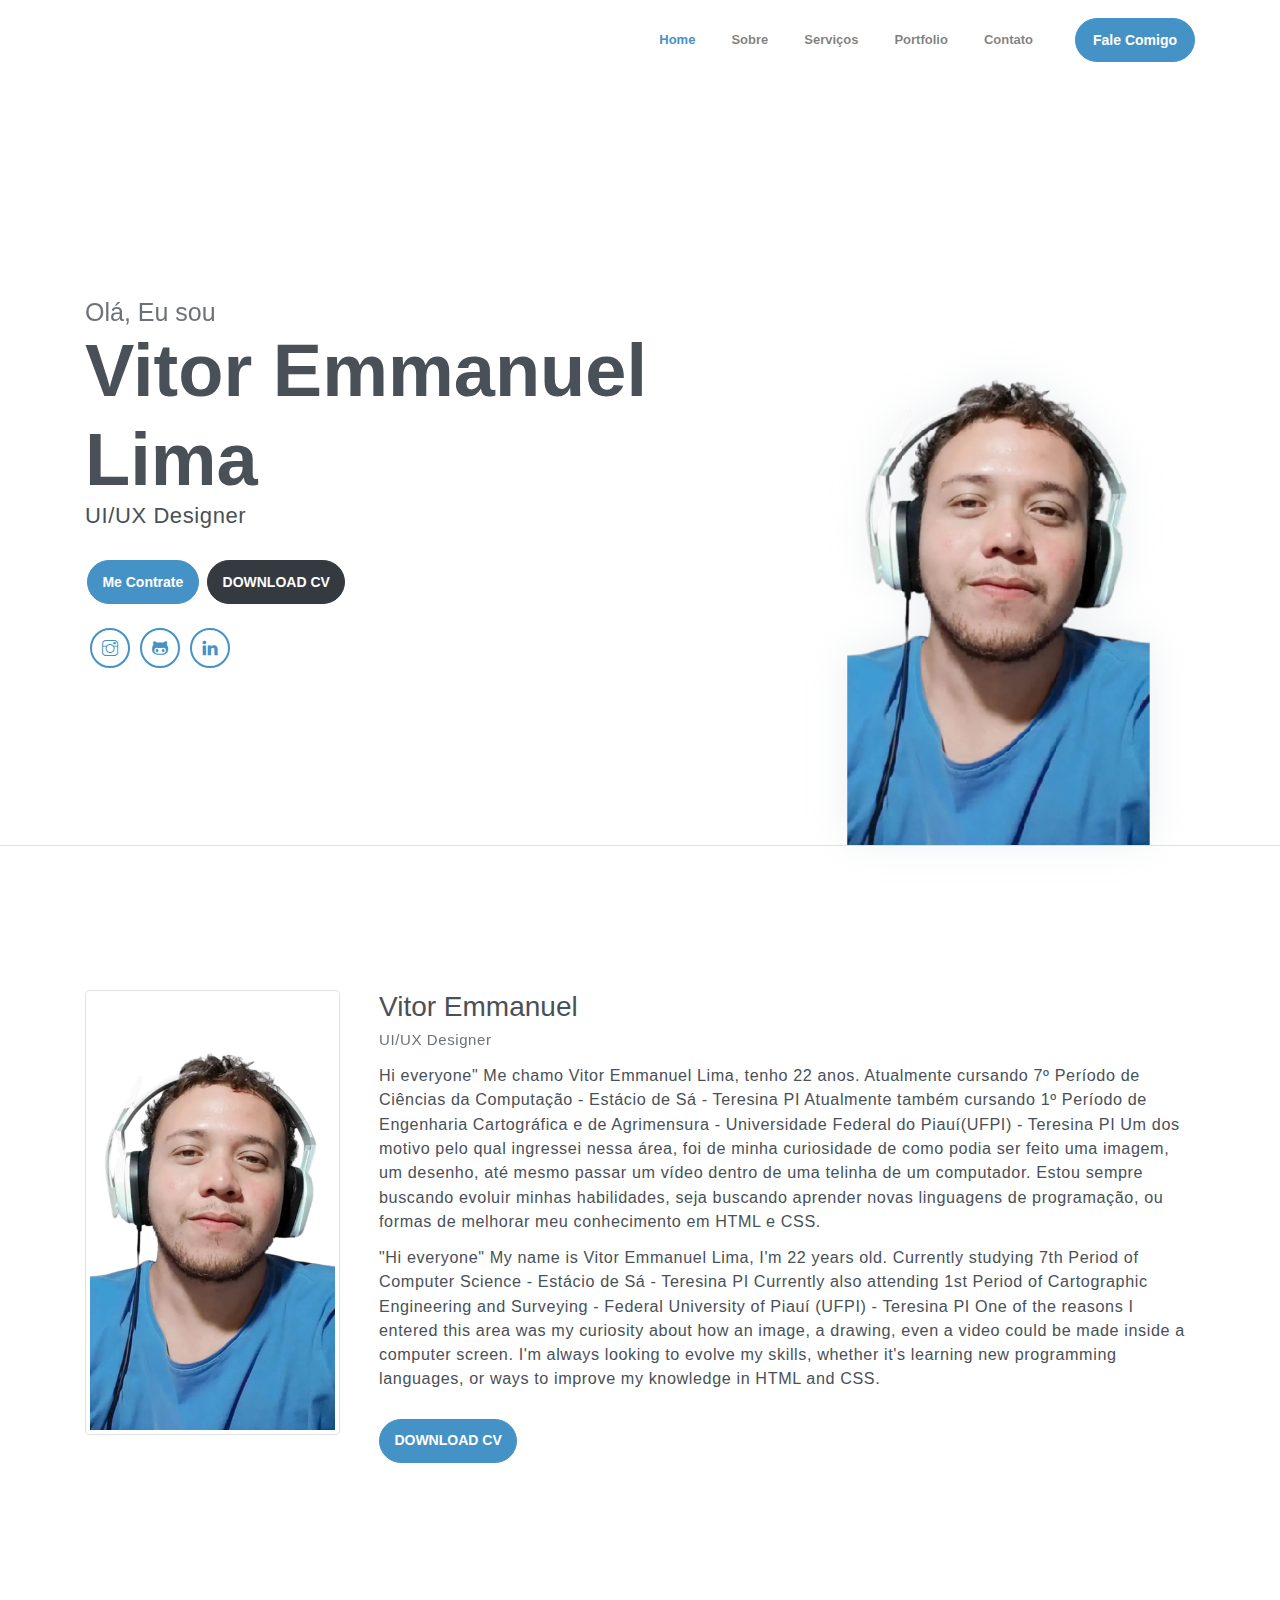
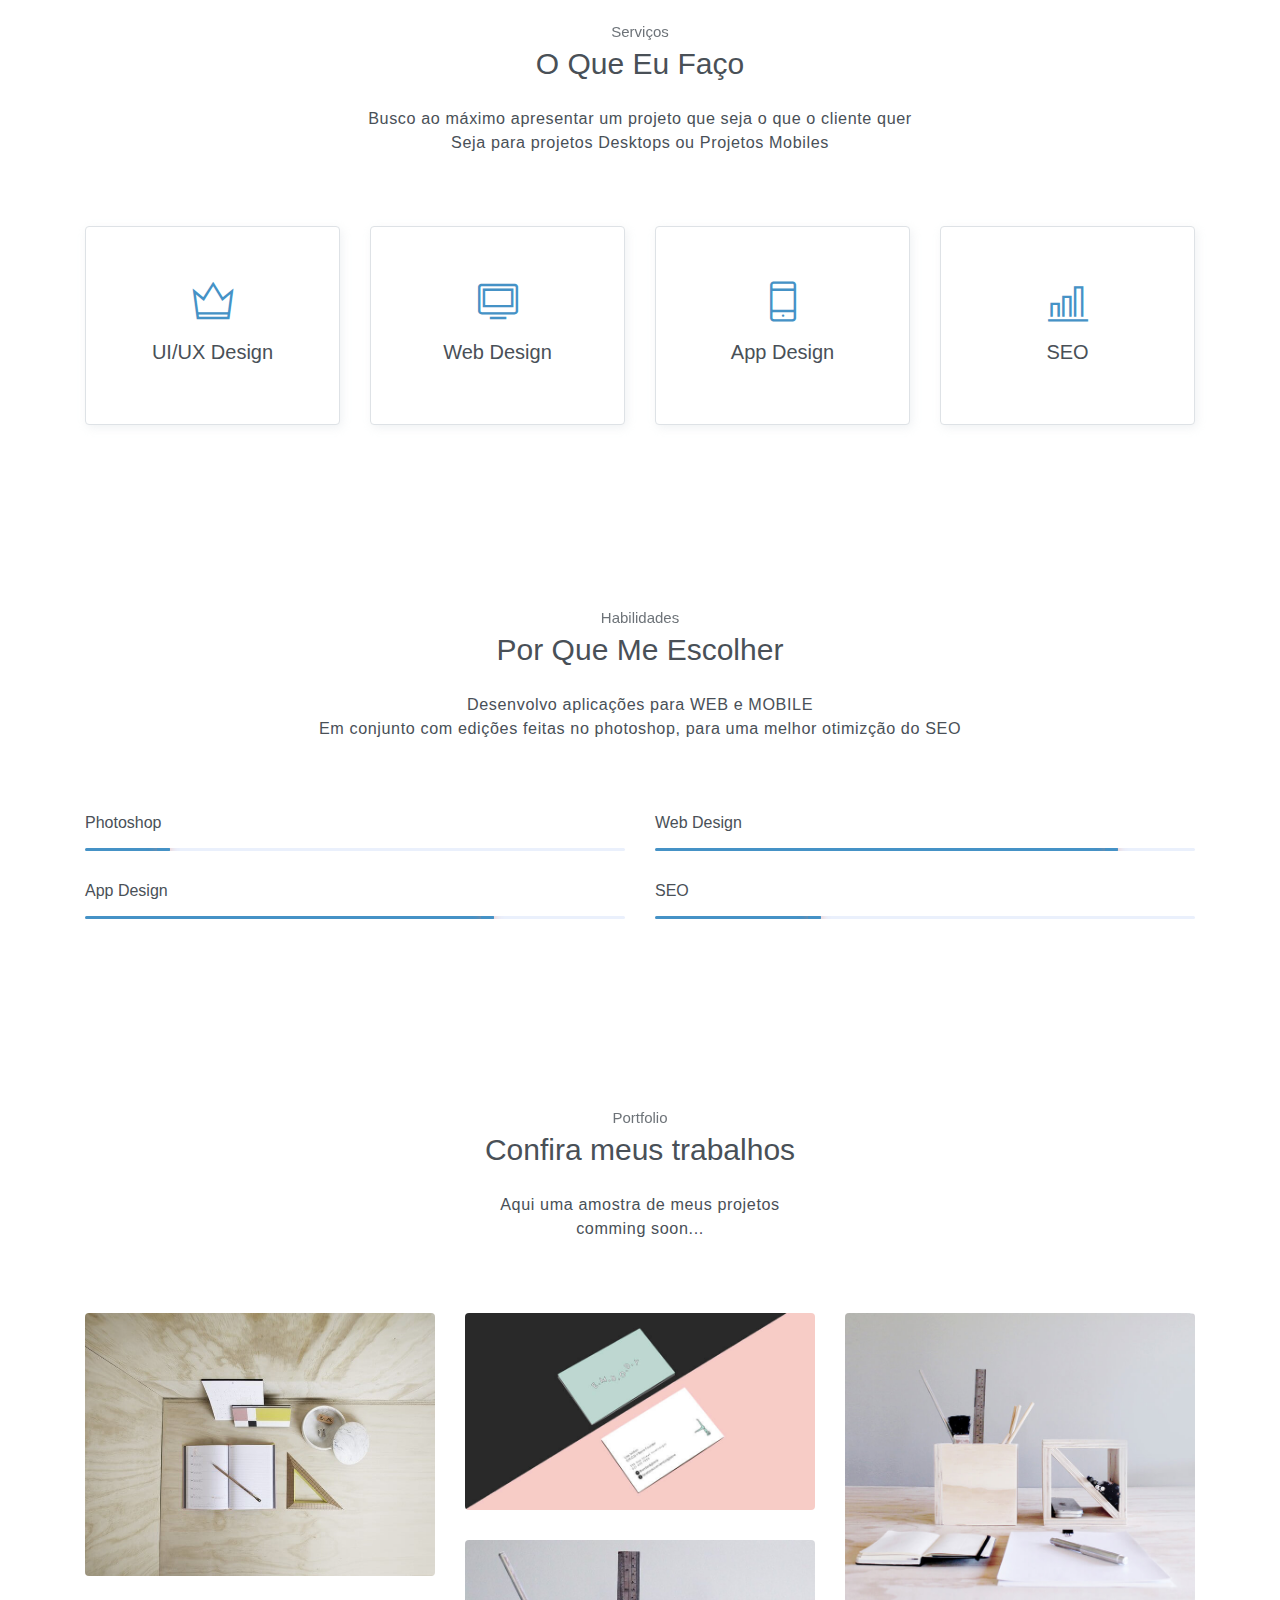
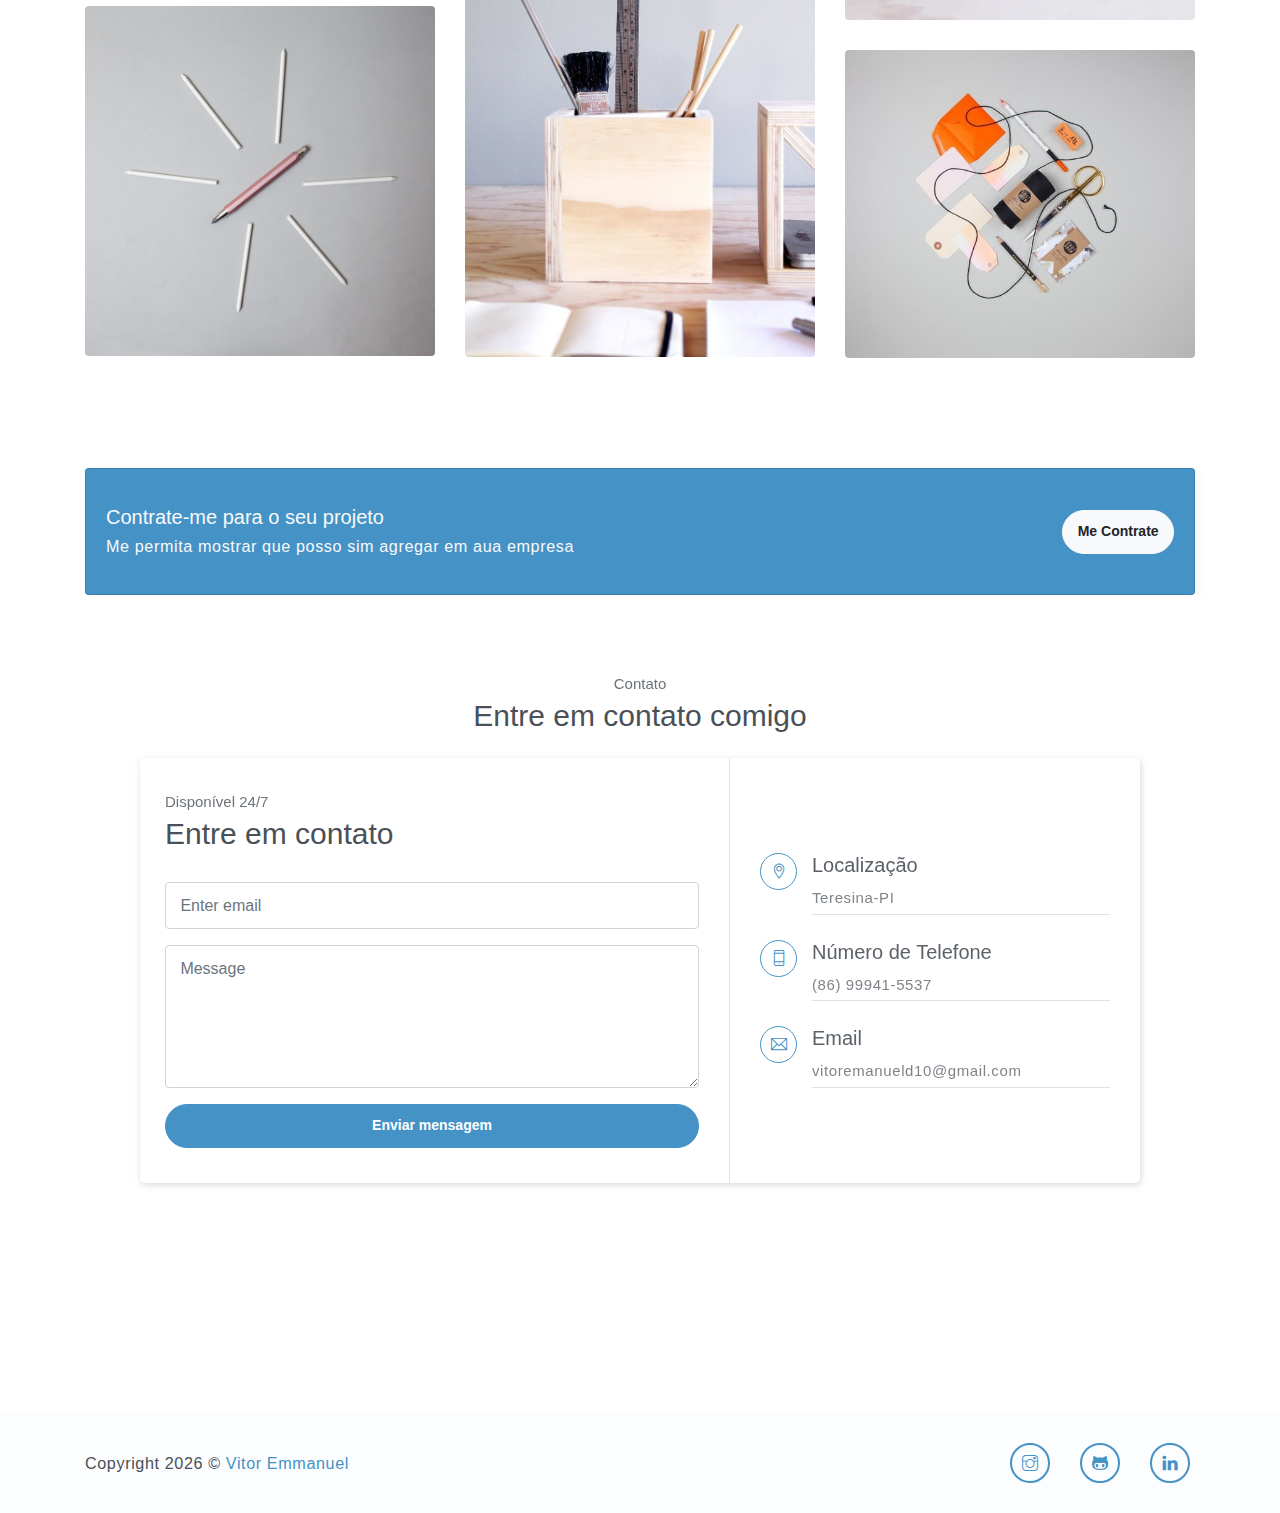
<file: index.html>
<!DOCTYPE html>
<html lang="pt-br">
<head>
	<meta charset="utf-8">
    <meta name="viewport" content="width=device-width, initial-scale=1, shrink-to-fit=no">
    <meta name="description" content="Start your development with Steller landing page.">
    <meta name="author" content="Devcrud">
    <title>Portfolio | Vitor Emmanuel Lima</title>
    <link rel="icon" type="image/png" href="assets/imgs/mepixel.png">
    <!-- font icons -->
    <link rel="stylesheet" href="assets/vendors/themify-icons/css/themify-icons.css">
    <!-- Bootstrap + Steller main styles -->
	<link rel="stylesheet" href="assets/css/steller.css">
</head>
<body data-spy="scroll" data-target=".navbar" data-offset="40" id="home">

    <!-- Page navigation -->
    <nav class="navbar navbar-expand-lg navbar-light fixed-top" data-spy="affix" data-offset-top="0">
        <div class="container">
          
            <button class="navbar-toggler" type="button" data-toggle="collapse" data-target="#navbarSupportedContent" aria-controls="navbarSupportedContent" aria-expanded="false" aria-label="Toggle navigation">
                <span class="navbar-toggler-icon"></span>
            </button>

            <div class="collapse navbar-collapse" id="navbarSupportedContent">
                <ul class="navbar-nav ml-auto align-items-center">
                    <li class="nav-item">
                        <a class="nav-link" href="#home">Home</a>
                    </li>
                    <li class="nav-item">
                        <a class="nav-link" href="#about">Sobre</a>
                    </li>
                    <li class="nav-item">
                        <a class="nav-link" href="#service">Serviços</a>
                    </li>                   
                    <li class="nav-item">
                        <a class="nav-link" href="#portfolio">Portfolio</a>
                    </li>
                    <li class="nav-item">
                        <a class="nav-link" href="#contact">Contato</a>
                    </li>
                    <li class="nav-item">
                        <a class="- btn btn-primary rounded ml-4" href="https://wa.me/5586999415537?text=Ol%C3%A1+Vitor%2C+Gostaria+de+contratar+voc%C3%AA+para+um+projeto+%21%21%21" target="_blank">Fale Comigo</a>
                    </li>
                </ul>
            </div>
        </div>          
    </nav>
    <!-- End of page navibation -->

    <!-- Page Header -->
    <header class="header" id="home">
        <div class="container">
            <div class="infos">
                <h6 class="subtitle">Olá, Eu sou</h6>
                <h6 class="title">Vitor Emmanuel Lima</h6>
                <p>UI/UX Designer</p>

                <div class="buttons pt-3">
                    <a target="_blank" href="https://wa.me/5586999415537?text=Ol%C3%A1+Vitor%2C+Gostaria+de+contratar+voc%C3%AA+para+um+projeto+%21%21%21" class="btn btn-primary rounded">Me Contrate</a>
                    <a target="_blank" href="assets/VITOR EMANUEL LIMA DOS SANTOS GOMES DE ABREU_2023 (1).pdf" class="btn btn-dark rounded">DOWNLOAD CV</a>
                </div>      

                <div class="socials mt-4">
                    <a class="social-item" href="https://www.instagram.com/bitorhasbitor/"><i class="ti-instagram"></i></a>
                    <a class="social-item" href="https://github.com/BitorHasBitor"><i class="ti-github"></i></a>
                    <a class="social-item" href="https://www.linkedin.com/in/vitor-emmanuel-8a5830211/"><i class="ti-linkedin"></i></a>
                </div>
            </div>              
            <div class="img-holder">
                <img src="assets/imgs/Novo Projeto.png" alt="">
            </div>      
        </div>  

    </header>
    <!-- End of Page Header -->
    
    <!-- About section -->
    <section id="about" class="section mt-3">
        <div class="container mt-5">
            <div class="row text-center text-md-left">
                <div class="col-md-3">
                    <img src="assets/imgs/eu azul sem fundo.png" alt="" class="img-thumbnail mb-4">
                </div>
                <div class="pl-md-4 col-md-9">
                    <h6 class="title">Vitor Emmanuel</h6>
                    <p class="subtitle">UI/UX Designer</p>
                    <p>Hi everyone" 
                        Me chamo Vitor Emmanuel Lima, tenho 22 anos. 
                         Atualmente cursando 7º Período de Ciências da Computação - Estácio de Sá - Teresina PI 
                         Atualmente também cursando 1º Período de Engenharia Cartográfica e de Agrimensura - Universidade Federal do Piauí(UFPI) - Teresina PI
                         
                         Um dos motivo pelo qual ingressei nessa área, foi de minha curiosidade de como podia ser feito uma imagem, um desenho, até mesmo passar um vídeo dentro de uma telinha de um computador. Estou sempre buscando evoluir minhas habilidades, seja buscando aprender novas linguagens de programação, ou formas de melhorar meu conhecimento em HTML e CSS.</p>
                    <p>"Hi everyone" 
                        My name is Vitor Emmanuel Lima, I'm 22 years old. 
                        Currently studying 7th Period of Computer Science - Estácio de Sá - Teresina PI 
                        Currently also attending 1st Period of Cartographic Engineering and Surveying - Federal University of Piauí (UFPI) - Teresina PI
                        
                        One of the reasons I entered this area was my curiosity about how an image, a drawing, even a video could be made inside a computer screen. I'm always looking to evolve my skills, whether it's learning new programming languages, or ways to improve my knowledge in HTML and CSS.</p>
                    <a target="_blank" href="assets/VITOR EMANUEL LIMA DOS SANTOS GOMES DE ABREU_2023 (1).pdf" class="btn btn-primary rounded mt-3">DOWNLOAD CV</a>                   
                </div>
            </div>
        </div>
    </section>

    <!-- Service section -->
    <section id="service" class="section">
        <div class="container text-center">
            <h6 class="subtitle">Serviços</h6>
            <h6 class="section-title mb-4">O Que Eu Faço</h6>
            <p class="mb-5 pb-4">Busco ao máximo apresentar um projeto que seja o que o cliente quer<br>Seja para projetos Desktops ou Projetos Mobiles</p>

            <div class="row">
                <div class="col-sm-6 col-md-3 mb-4">
                    <div class="custom-card card border">
                        <div class="card-body">
                            <i class="icon ti-crown"></i>
                            <h5>UI/UX Design</h5>
                        </div>
                    </div>
                </div>
                <div class="col-sm-6 col-md-3 mb-4">
                    <div class="custom-card card border">
                        <div class="card-body">
                            <i class="icon ti-desktop"></i>
                            <h5>Web Design</h5>
                        </div>
                    </div>
                </div>
                <div class="col-sm-6 col-md-3 mb-4">
                    <div class="custom-card card border">
                        <div class="card-body">
                            <i class="icon ti-mobile"></i>
                            <h5>App Design</h5>
                        </div>
                    </div>
                </div>
                <div class="col-sm-6 col-md-3 mb-4">
                    <div class="custom-card card border">
                        <div class="card-body">
                            <i class="icon ti-bar-chart"></i>
                            <h5>SEO</h5>
                        </div>
                    </div>
                </div>
            </div>
        </div>
    </section>
    <!-- End of Sectoin -->

    <!-- Skills section -->
    <section class="section">
        <div class="container text-center">
            <h6 class="subtitle">Habilidades</h6>
            <h6 class="section-title mb-4">Por Que Me Escolher</h6>
            <p class="mb-5 pb-4">Desenvolvo aplicações para WEB e MOBILE<br>Em conjunto com edições feitas no photoshop, para uma melhor otimizção do SEO</p>

            <div class="row text-left">
                <div class="col-sm-6">
                    <h6 class="mb-3">Photoshop</h6>
                    <div class="progress">
                        <div class="progress-bar bg-primary" role="progressbar" style="width: 15%;" aria-valuenow="25" aria-valuemin="0" aria-valuemax="100"><span>89%</span></div>
                    </div>
                </div>
                <div class="col-sm-6">
                    <h6 class="mb-3">Web Design</h6>
                    <div class="progress">
                        <div class="progress-bar bg-primary" role="progressbar" style="width: 85%;" aria-valuenow="25" aria-valuemin="0" aria-valuemax="100"><span>83%</span></div>
                    </div>
                </div>
                <div class="col-sm-6">
                    <h6 class="mb-3">App Design</h6>
                    <div class="progress">
                        <div class="progress-bar bg-primary" role="progressbar" style="width: 75%;" aria-valuenow="25" aria-valuemin="0" aria-valuemax="100"><span>95%</span></div>
                    </div>
                </div>
                <div class="col-sm-6">
                    <h6 class="mb-3">SEO</h6>
                    <div class="progress">
                        <div class="progress-bar bg-primary" role="progressbar" style="width: 30%;" aria-valuenow="25" aria-valuemin="0" aria-valuemax="100"><span>90%</span></div>
                    </div>
                </div>
            </div>  
        </div>
    </section>
    <!-- End of Skills sections -->

    <!-- Portfolio section -->
    <section id="portfolio" class="section">
        <div class="container text-center">
            <h6 class="subtitle">Portfolio</h6>
            <h6 class="section-title mb-4">Confira meus trabalhos</h6>
            <p class="mb-5 pb-4">Aqui uma amostra de meus projetos<br>comming soon...</p>

            <div class="row">
                <div class="col-sm-4">
                    <div class="img-wrapper">
                        <img src="assets/imgs/folio-1.jpg" alt="">
                        <div class="overlay">
                            <div class="overlay-infos">
                                <h5>Project Title</h5>
                                <a href="javascript:void(0)"><i class="ti-zoom-in"></i></a>
                                <a href="javascript:void(0)"><i class="ti-link"></i></a>
                            </div>  
                        </div>
                    </div>
                    <div class="img-wrapper">
                        <img src="assets/imgs/folio-2.jpg" alt="">
                        <div class="overlay">
                            <div class="overlay-infos">
                                <h5>Project Title</h5>
                                <a href="javascript:void(0)"><i class="ti-zoom-in"></i></a>
                                <a href="javascript:void(0)"><i class="ti-link"></i></a>
                            </div>                              
                        </div>
                    </div>                  
                </div>
                <div class="col-sm-4">
                    <div class="img-wrapper">
                        <img src="assets/imgs/folio-3.jpg" alt="">
                        <div class="overlay">
                            <div class="overlay-infos">
                                <h5>Project Title</h5>
                                <a href="javascript:void(0)"><i class="ti-zoom-in"></i></a>
                                <a href="javascript:void(0)"><i class="ti-link"></i></a>
                            </div>  
                        </div>
                    </div>
                    <div class="img-wrapper">
                        <img src="assets/imgs/folio-4.jpg" alt="">
                        <div class="overlay">
                            <div class="overlay-infos">
                                <h5>Project Title</h5>
                                <a href="javascript:void(0)"><i class="ti-zoom-in"></i></a>
                                <a href="javascript:void(0)"><i class="ti-link"></i></a>
                            </div>                              
                        </div>
                    </div>                  
                </div>
                <div class="col-sm-4">
                    <div class="img-wrapper">
                        <img src="assets/imgs/folio-5.jpg" alt="">
                        <div class="overlay">
                            <div class="overlay-infos">
                                <h5>Project Title</h5>
                                <a href="javascript:void(0)"><i class="ti-zoom-in"></i></a>
                                <a href="javascript:void(0)"><i class="ti-link"></i></a>
                            </div>  
                        </div>
                    </div>
                    <div class="img-wrapper">
                        <img src="assets/imgs/folio-6.jpg" alt="">
                        <div class="overlay">
                            <div class="overlay-infos">
                                <h5>Project Title</h5>
                                <a href="javascript:void(0)"><i class="ti-zoom-in"></i></a>
                                <a href="javascript:void(0)"><i class="ti-link"></i></a>
                            </div>                              
                        </div>
                    </div>                  
                </div>
            </div>

        </div>
    </section>
    <!-- End of portfolio section -->

    <!-- Hire me section -->
    <section class="bg-gray p-0 section">
        <div class="container">
            <div class="card bg-primary">
                <div class="card-body text-light">
                    <div class="row align-items-center">
                        <div class="col-sm-9 text-center text-sm-left">
                            <h5 class="mt-3">Contrate-me para o seu projeto</h5>
                            <p class="mb-3">Me permita mostrar que posso sim agregar em aua empresa</p>
                        </div>
                        <div class="col-sm-3 text-center text-sm-right">
                            <a target="_blank" href="https://wa.me/5586999415537?text=Ol%C3%A1+Vitor%2C+Gostaria+de+contratar+voc%C3%AA+para+um+projeto+%21%21%21" class="btn btn-light rounded">Me Contrate</a>
                        </div>
                    </div>
                </div> 
            </div>
        </div>
    </section>      
    <!-- End od Hire me section. -->

    <!-- Contact Section -->
    <section id="contact" class="position-relative section">
        <div class="container text-center">
            <h6 class="subtitle">Contato</h6>
            <h6 class="section-title mb-4">Entre em contato comigo</h6>
            <div class="contact text-left">
                
                
                
                
                <div class="form">
                    <h6 class="subtitle">Disponível 24/7</h6>
                    <h6 class="section-title mb-4">Entre em contato</h6>
                    
                    <form action="https://api.staticforms.xyz/submit" method="post">
                        
                        <div class="form-group">
                            <input type="email" class="form-control" id="exampleInputEmail1" aria-describedby="emailHelp" placeholder="Enter email" required>
                        </div>
                        <div class="form-group">
                            <textarea name="contact-message" id="" cols="30" rows="5" class="form-control" placeholder="Message"></textarea>
                        </div>
                        <button type="submit" class="btn btn-primary btn-block rounded w-lg">Enviar mensagem</button>
                        <input type="hidden" name="accessKey" value="4c6c52f7-a062-46e0-814a-b65b7d8d021a">
                        <input type="hidden" name="redirectTo" value="https://vitoremmanuellima.netlify.app/obrigado.html">
                    </form>
                </div>
                          
                <div class="contact-infos">
                    <div class="item">
                        <i class="ti-location-pin"></i>
                        <div class="">
                            <h5>Localização</h5>
                            <p>Teresina-PI</p>
                        </div>                          
                    </div>
                    <div class="item">
                        <i class="ti-mobile"></i>
                        <div>
                            <h5>Número de Telefone</h5>
                            <p>(86) 99941-5537</p>
                        </div>                          
                    </div>
                    <div class="item">
                        <i class="ti-email"></i>
                        <div class="mb-0">
                            <h5>Email</h5>
                            <p>vitoremanueld10@gmail.com</p>
                        </div>
                    </div>
                </div>                  
            </div>
        </div>  
        <div id="map">
            <iframe src="https://snazzymaps.com/embed/515677"></iframe>
        </div>      
    </section>
    <!-- End of Contact Section -->

    <!-- Page Footer -->
    <footer class="page-footer">
        <div class="container">
            <div class="row align-items-center">
                <div class="col-sm-6">
                    <p>Copyright <script>document.write(new Date().getFullYear())</script> &copy; <a href="#" target="_blank">Vitor Emmanuel</a></p>
                </div>
                <div class="col-sm-6">
                    <div class="socials">
                        <a class="social-item" href="https://www.instagram.com/bitorhasbitor/"><i class="ti-instagram"></i></a>
                        <a class="social-item" href="https://github.com/BitorHasBitor"><i class="ti-github"></i></a>
                        <a class="social-item" href="https://www.linkedin.com/in/vitor-emmanuel-8a5830211/)"><i class="ti-linkedin"></i></a>
                    </div>
                </div>
            </div>
        </div>
    </footer> 
    <!-- End of page footer -->
	
	<!-- core  -->
    <script src="assets/vendors/jquery/jquery-3.4.1.js"></script>
    <script src="assets/vendors/bootstrap/bootstrap.bundle.js"></script>
    <!-- bootstrap 3 affix -->
	<script src="assets/vendors/bootstrap/bootstrap.affix.js"></script>

    <!-- steller js -->
    <script src="assets/js/steller.js"></script>

</body>
</html>
</file>
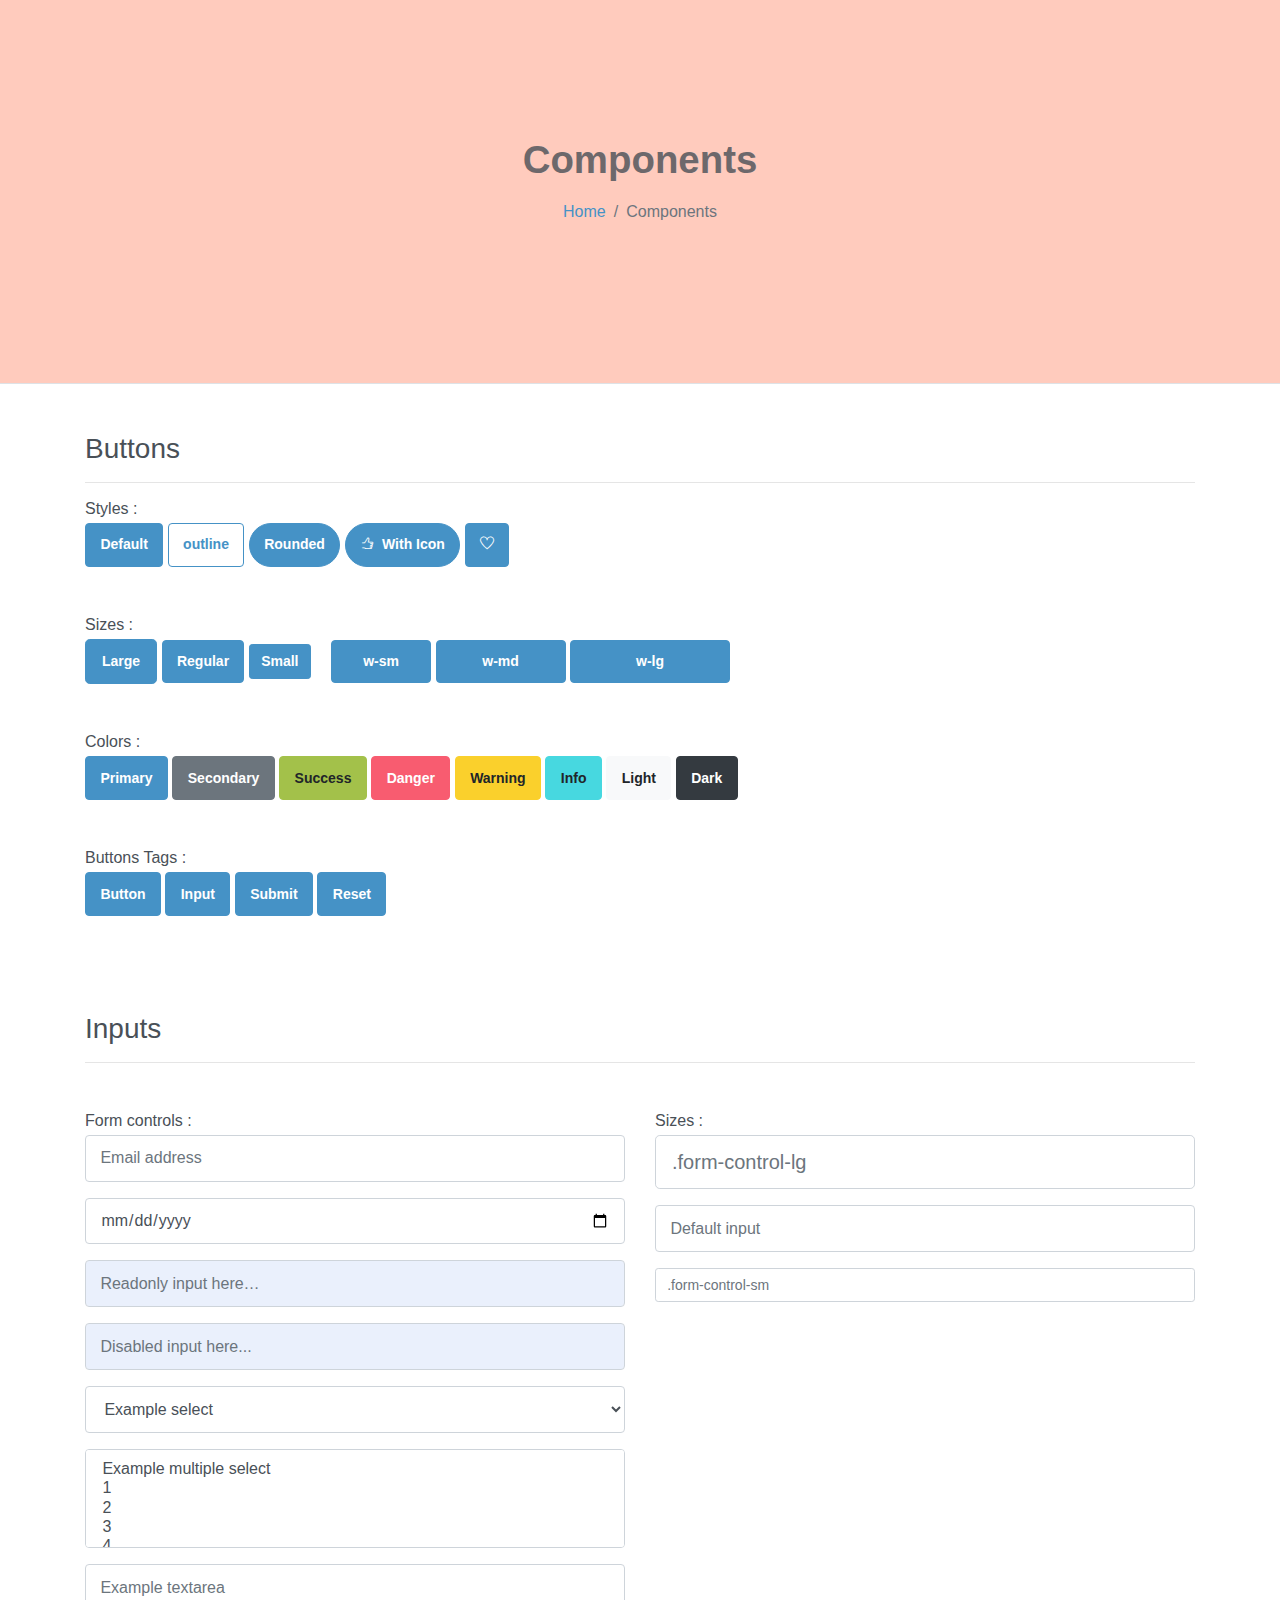
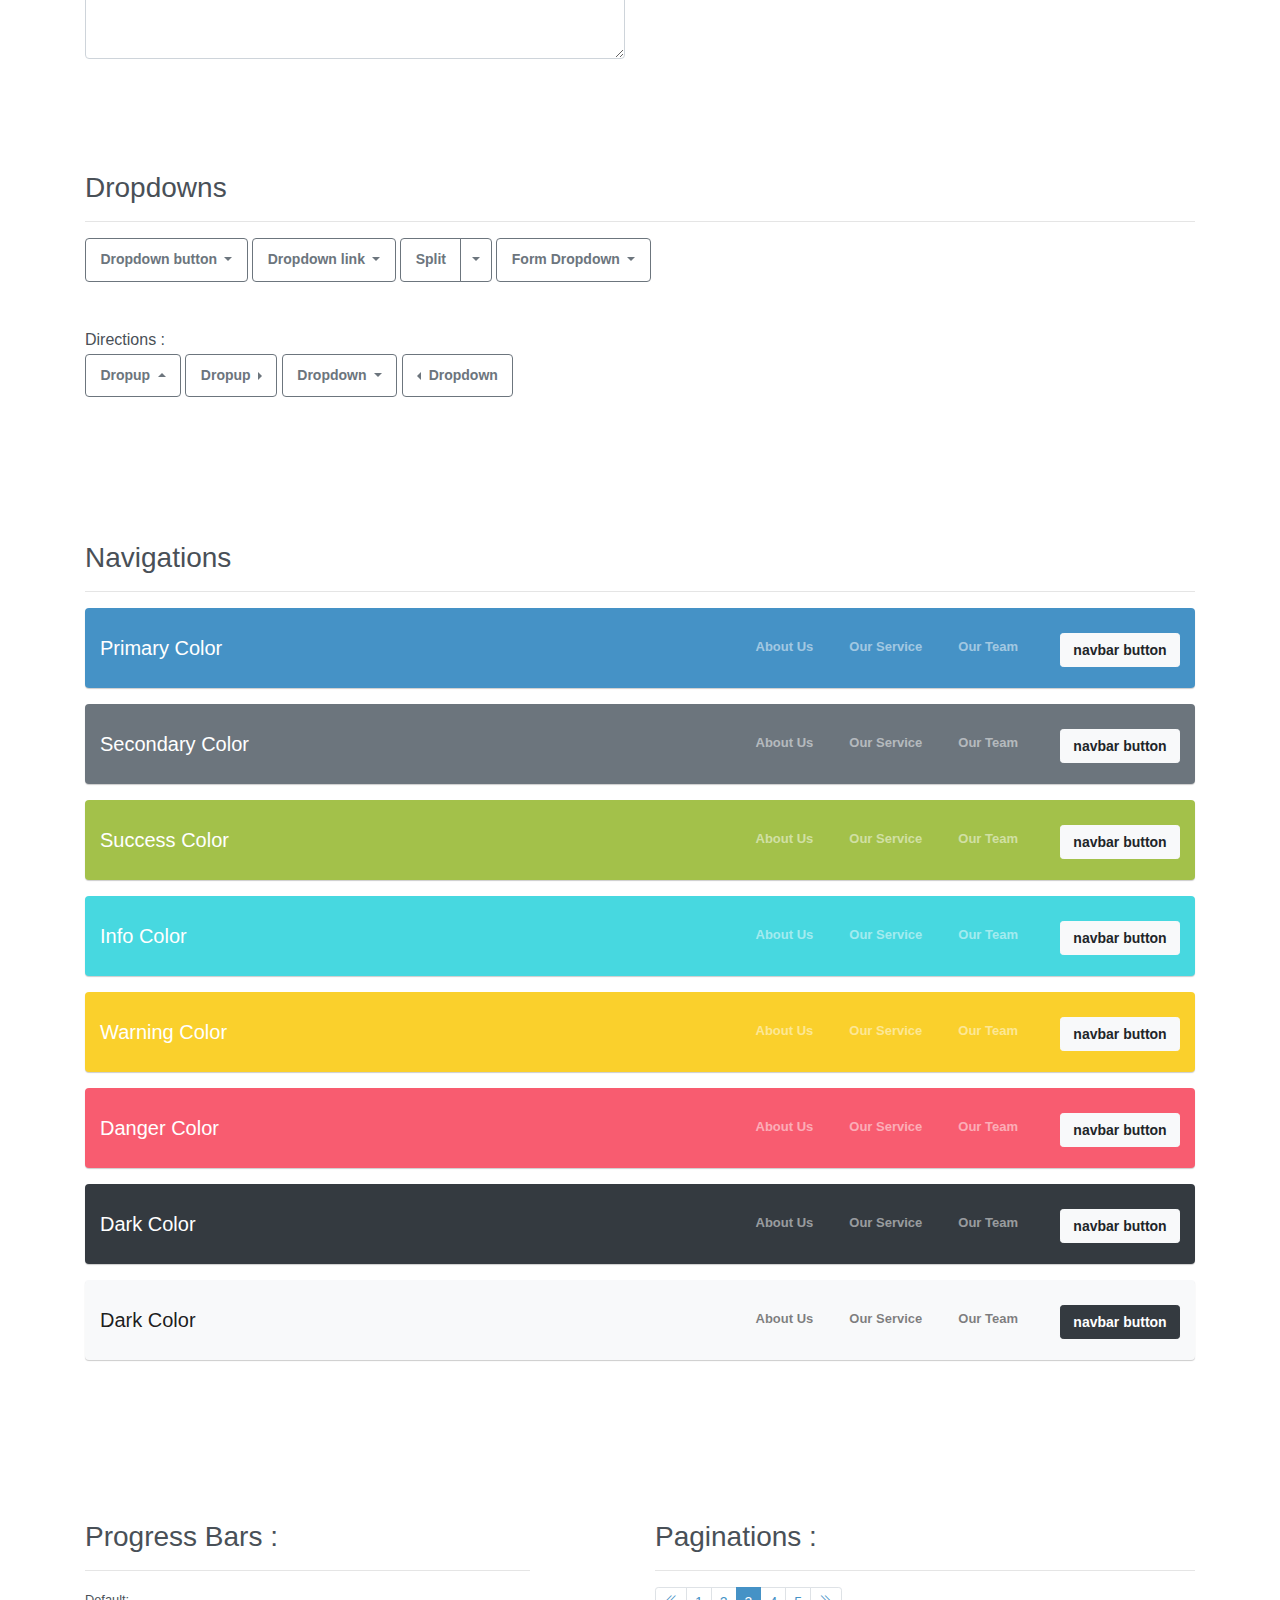
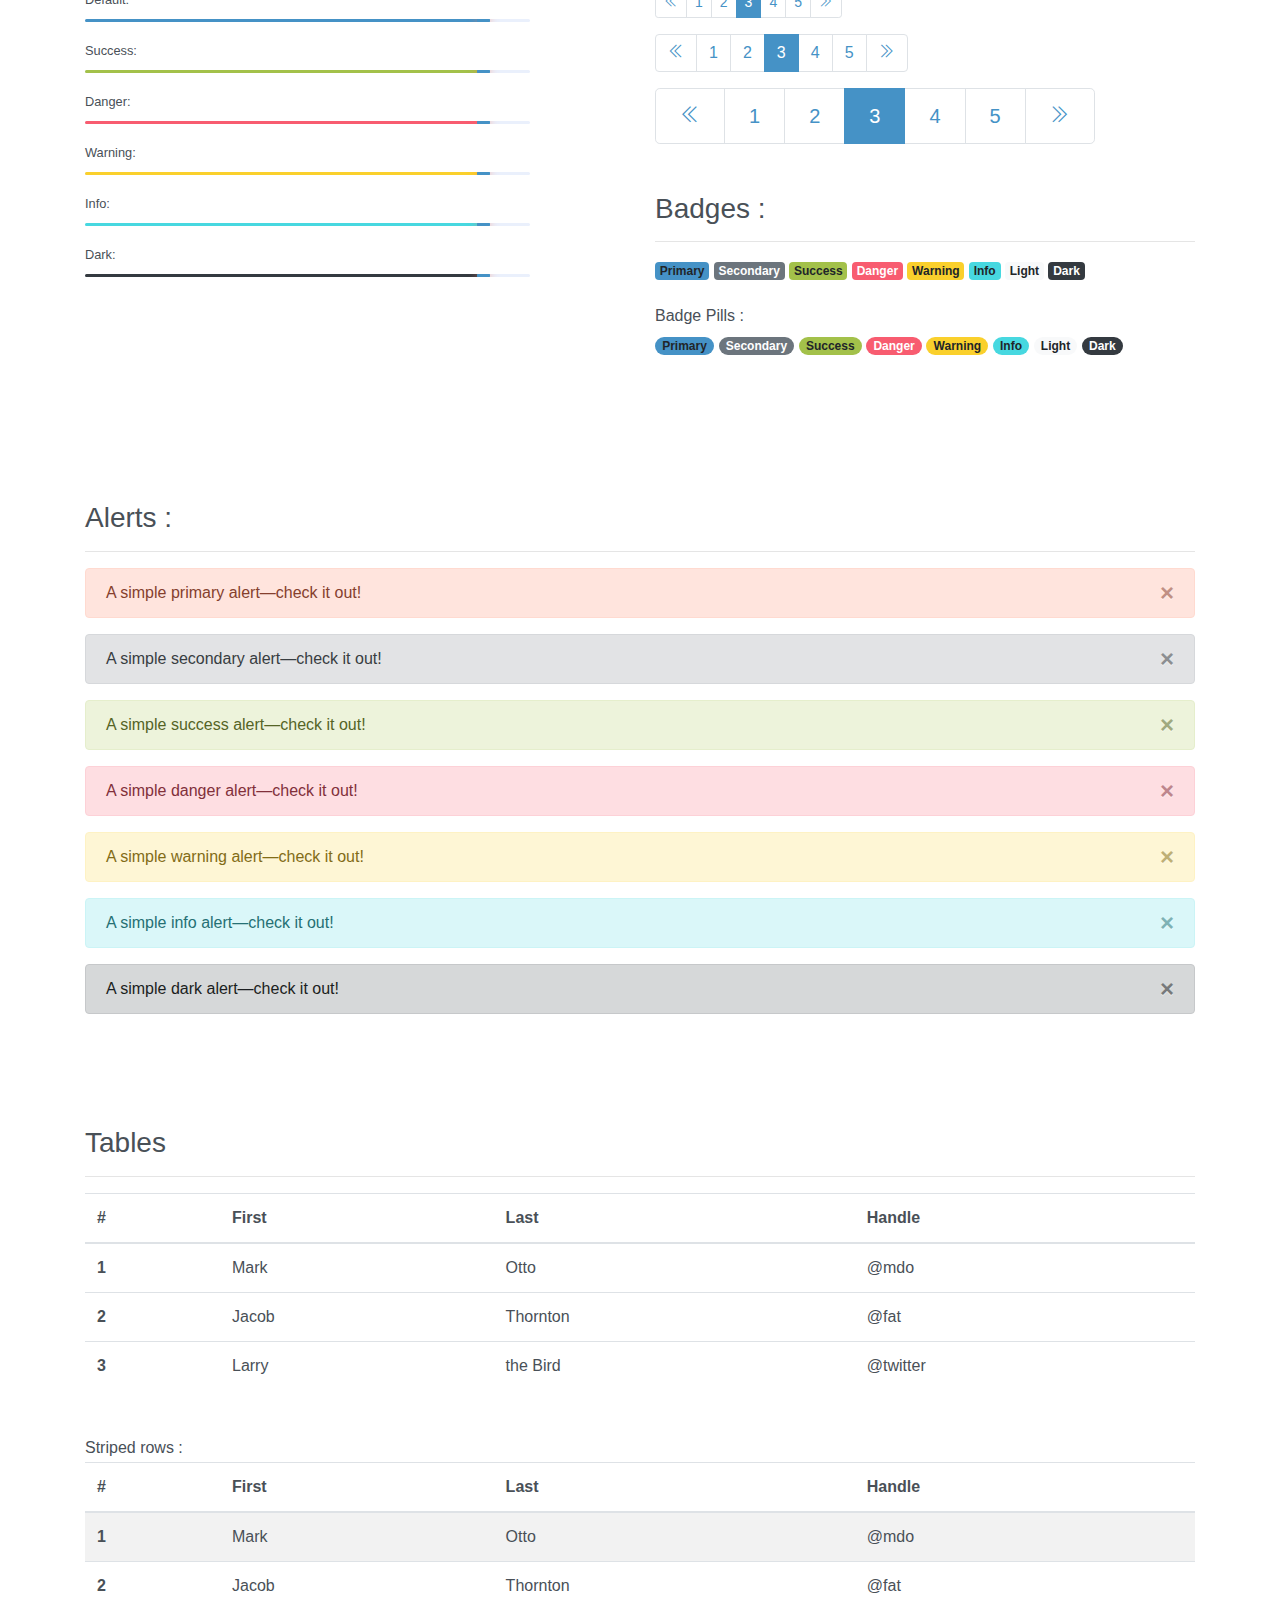
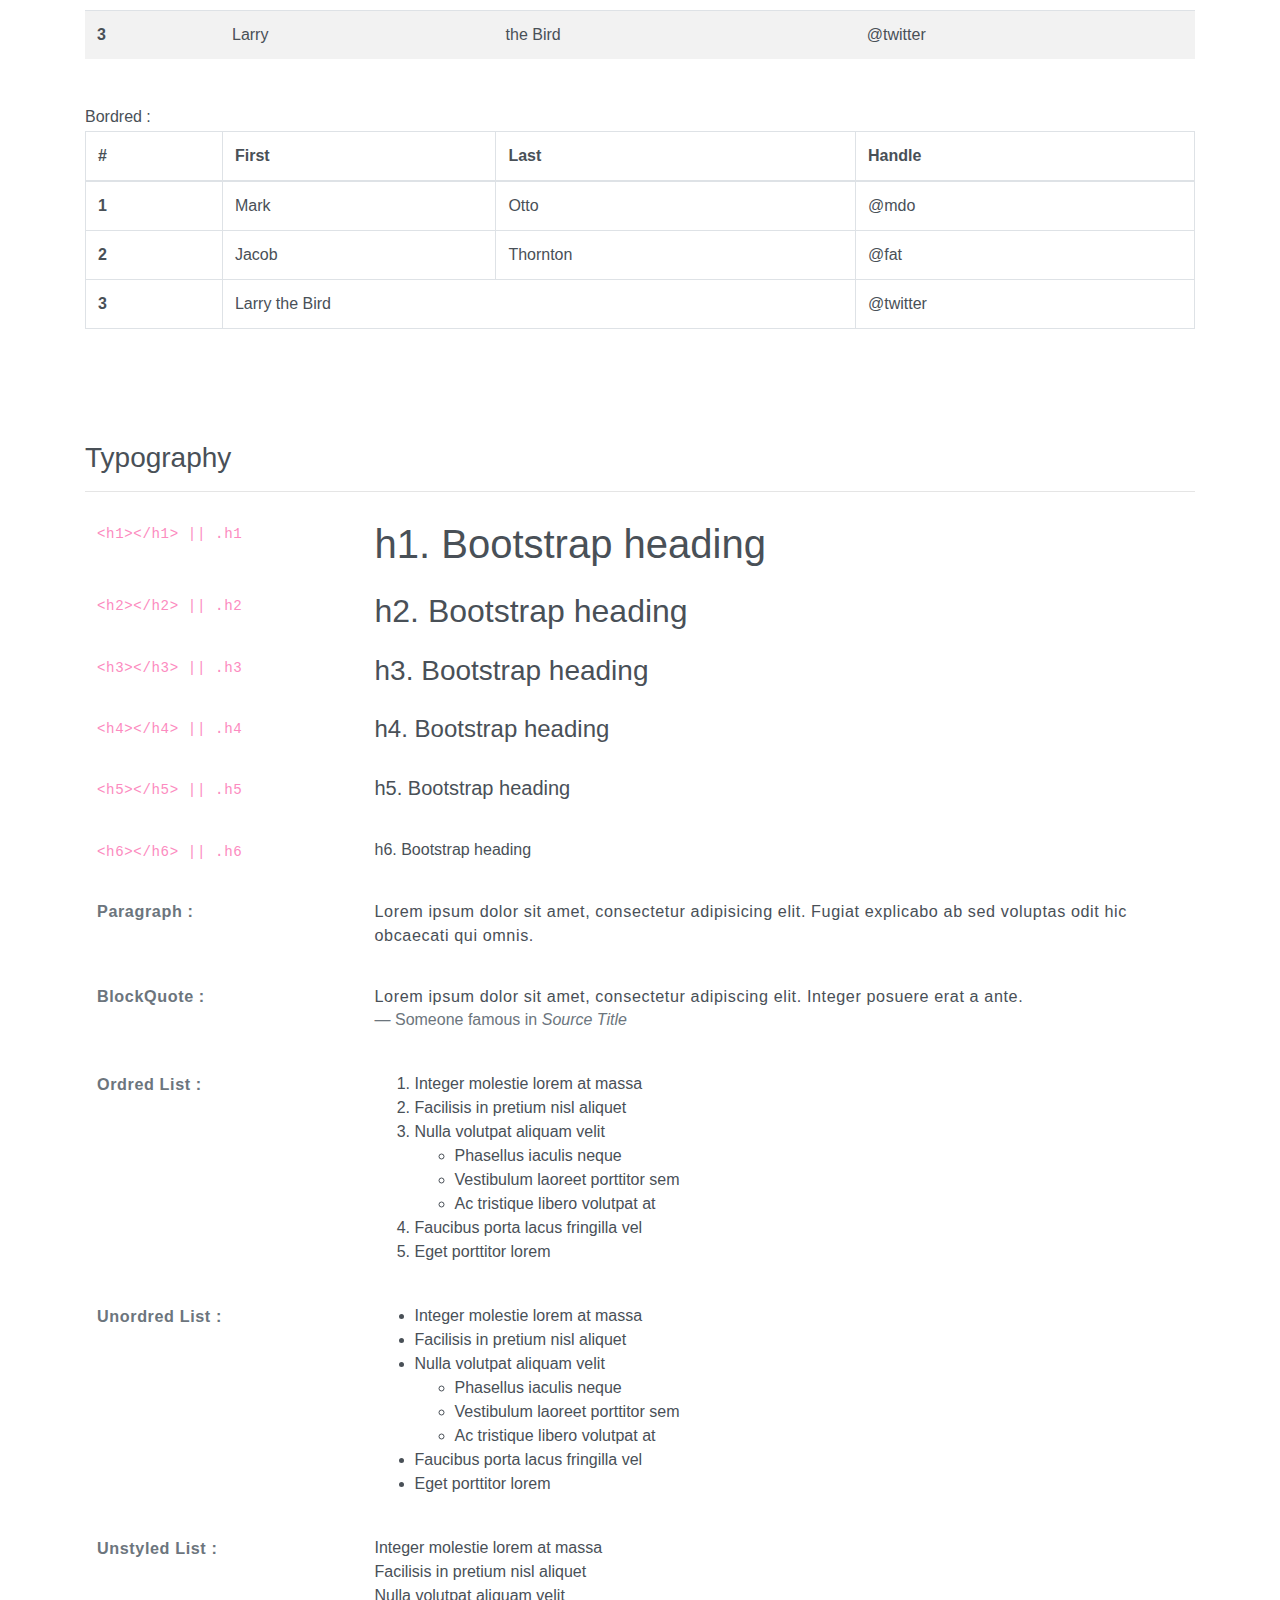
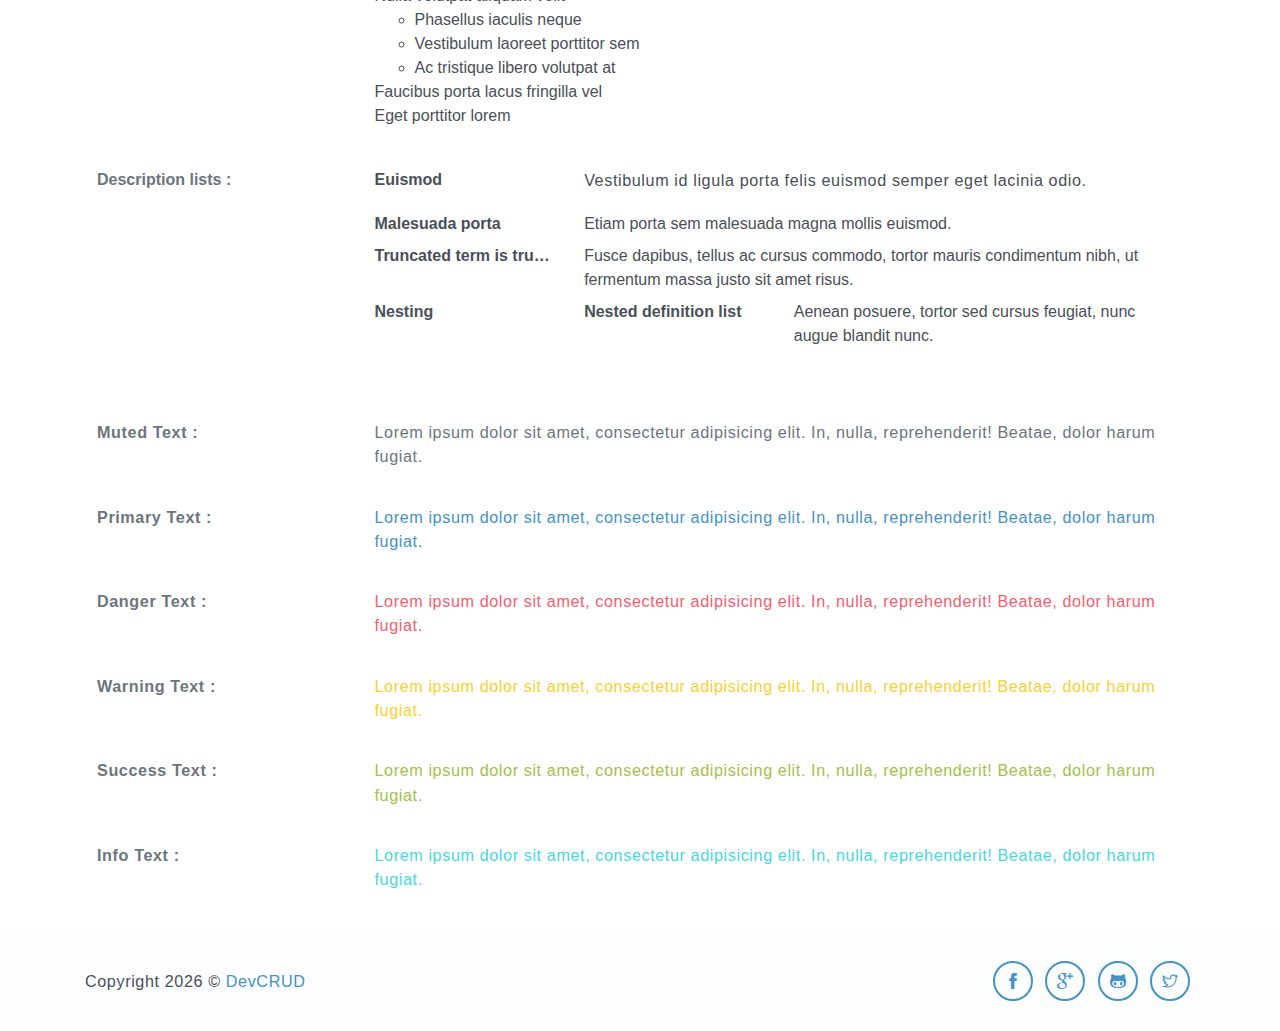
<file: components.html>
<!DOCTYPE html>
<html lang="en">
<head>
   <meta charset="utf-8">
   <meta name="viewport" content="width=device-width, initial-scale=1, shrink-to-fit=no">
   <meta name="description" content="Start your development with Steller landing page.">
   <meta name="author" content="Devcrud">
   <title>Steller | Components</title>
   <!-- font icons -->
   <link rel="stylesheet" href="assets/vendors/themify-icons/css/themify-icons.css">
   <!-- Bootstrap + Steller  -->
   <link rel="stylesheet" href="assets/css/steller.css">
</head>
<body>

   <!-- Page Header -->
   <header class="header header-mini"> 
      <div class="header-title">Components</div> 
      <nav aria-label="breadcrumb">
         <ol class="breadcrumb">
            <li class="breadcrumb-item"><a href="/">Home</a></li>
            <li class="breadcrumb-item active" aria-current="page">Components</li>
         </ol>
      </nav>
   </header> <!-- End Of Page Header -->

   <!-- main content -->
   <div class="container">

      <!-- Buttons -->
      <h3 class="mt-5">Buttons</h3>
      <hr>
      <h6 class="section-secondary-title">Styles :</h6>
      <button class="btn btn-primary">Default</button>
      <button class="btn btn-outline-primary">outline</button>
      <button class="btn btn-primary rounded">Rounded</button>
      <button class="btn btn-primary rounded"><i class="ti-thumb-up pr-1"></i> With Icon</button>
      <button class="btn btn-primary circle"><i class="ti-heart"></i></button>

      <h6 class="section-secondary-title mt-5">Sizes :</h6>
      <button class="btn btn-primary btn-lg">Large</button>
      <button class="btn btn-primary ">Regular</button>
      <button class="btn btn-primary btn-sm">Small</button>
      <button class="btn btn-primary w-sm ml-3">w-sm</button>
      <button class="btn btn-primary w-md">w-md</button>
      <button class="btn btn-primary w-lg">w-lg</button>

      <h6 class="section-secondary-title mt-5">Colors :</h6>          
      <button type="button" class="btn btn-primary">Primary</button>
      <button type="button" class="btn btn-secondary">Secondary</button>
      <button type="button" class="btn btn-success">Success</button>
      <button type="button" class="btn btn-danger">Danger</button>
      <button type="button" class="btn btn-warning">Warning</button>
      <button type="button" class="btn btn-info">Info</button>
      <button type="button" class="btn btn-light">Light</button>
      <button type="button" class="btn btn-dark">Dark</button>

      <h6 class="section-secondary-title mt-5">Buttons Tags :</h6>
      <button class="btn btn-primary" type="submit">Button</button>
      <input class="btn btn-primary" type="button" value="Input">
      <input class="btn btn-primary" type="submit" value="Submit">
      <input class="btn btn-primary" type="reset" value="Reset">
      
      <!-- devider -->
      <div class="py-5"></div>

      <!-- Inputs -->
      <h3>Inputs</h3>
      <hr>
      <div class="row mt-5">
         <div class="col-md-6">
            <h6 class="section-secondary-title">Form controls :</h6>        
            <div class="form-group">
               <input type="email" class="form-control" id="exampleFormControlInput1" placeholder="Email address">
            </div>
            <div class="form-group">
               <input type="date" class="form-control" id="exampleFormControlInput1" placeholder="Date">
            </div>
            <div class="form-group">
               <input class="form-control" type="text" placeholder="Readonly input here…" readonly>
            </div>
            <div class="form-group">
               <input class="form-control" id="disabledInput" type="text" placeholder="Disabled input here..." disabled>
            </div>
            <div class="form-group">
               <select class="form-control" id="exampleFormControlSelect1">
                  <option>Example select</option>
                  <option>1</option>
                  <option>2</option>
                  <option>3</option>
                  <option>4</option>
                  <option>5</option>
               </select>
            </div>
            <div class="form-group">
               <select multiple class="form-control" id="exampleFormControlSelect2">
                  <option>Example multiple select</option>
                  <option>1</option>
                  <option>2</option>
                  <option>3</option>
                  <option>4</option>
                  <option>5</option>
               </select>
            </div>
            <div class="form-group">
               <textarea class="form-control" id="exampleFormControlTextarea1" rows="3" placeholder="Example textarea"></textarea>
            </div>
         </div>
         <div class="col-md-6">
            <h6 class="section-secondary-title">Sizes :</h6>    
            <div class="form-group">
               <input class="form-control form-control-lg" type="text" placeholder=".form-control-lg">             
            </div>
            <div class="form-group">
               <input class="form-control" type="text" placeholder="Default input">
            </div>
            <div class="form-group">
               <input class="form-control form-control-sm" type="text" placeholder=".form-control-sm"> 
            </div>
         </div>
      </div> <!-- end of inputs -->   

      <!-- devider -->
      <div class="py-5"></div>             

      <!-- Dropdowns -->
      <h3 class="components-section-title font-weight-normal">Dropdowns</h3>
      <hr>
      <div class="dropdown d-inline-block">
         <button class="btn btn-outline-secondary dropdown-toggle" type="button" id="dropdownMenuButton" data-toggle="dropdown" aria-haspopup="true" aria-expanded="false">
         Dropdown button
         </button>
         <div class="dropdown-menu" aria-labelledby="dropdownMenuButton">
         <a class="dropdown-item" href="#">Action</a>
         <a class="dropdown-item" href="#">Another action</a>
         <a class="dropdown-item" href="#">Something else here</a>
         </div>
      </div>
      <div class="dropdown d-inline-block">
         <a class="btn btn-outline-secondary dropdown-toggle" href="#" role="button" id="dropdownMenuLink" data-toggle="dropdown" aria-haspopup="true" aria-expanded="false">
            Dropdown link
         </a>
         <div class="dropdown-menu" aria-labelledby="dropdownMenuLink">
            <a class="dropdown-item" href="#">Action</a>
            <a class="dropdown-item" href="#">Another action</a>
            <a class="dropdown-item" href="#">Something else here</a>
         </div>
      </div>
      <div class="btn-group">
         <button type="button" class="btn btn-outline-secondary">Split</button>
         <button type="button" class="btn btn-outline-secondary dropdown-toggle dropdown-toggle-split" data-toggle="dropdown" aria-haspopup="true" aria-expanded="false">
         <span class="sr-only">Toggle Dropdown</span>
         </button>
         <div class="dropdown-menu">
            <a class="dropdown-item" href="#">Action</a>
            <a class="dropdown-item" href="#">Another action</a>
            <a class="dropdown-item" href="#">Something else here</a>
            <div class="dropdown-divider"></div>
            <a class="dropdown-item" href="#">Separated link</a>
         </div>
      </div>
      <div class="btn-group">
         <button class="btn btn-outline-secondary dropdown-toggle" type="button" id="dropdownMenuButton" data-toggle="dropdown" aria-haspopup="true" aria-expanded="false">
            Form Dropdown
         </button>
         <div class="dropdown-menu form">
            <form class="px-4 py-3">
               <div class="form-group">
                  <input type="email" class="form-control" id="exampleDropdownFormEmail1" placeholder="email@example.com">
               </div>
               <div class="form-group">
                  <input type="password" class="form-control" id="exampleDropdownFormPassword1" placeholder="Password">
               </div>
               <div class="form-check mb-3">
                  <input type="checkbox" class="form-check-input" id="dropdownCheck">
                  <label class="form-check-label" for="dropdownCheck">
                     Remember me
                  </label>
               </div>
               <button type="submit" class="btn btn-primary btn-block">Sign in</button>
            </form>
            <div class="dropdown-divider"></div>
            <a class="dropdown-item" href="#"><small>New around here? Sign up</small></a>
            <a class="dropdown-item" href="#"><small>Forgot password?</small></a>
         </div>
      </div>       
      <h6 class="section-secondary-title mt-5">Directions :</h6>  
      <div class="btn-group dropup">
         <button type="button" class="btn btn-outline-secondary dropdown-toggle" data-toggle="dropdown" aria-haspopup="true" aria-expanded="false">
            Dropup
         </button>
         <div class="dropdown-menu">
            <a class="dropdown-item" href="#">Action</a>
            <a class="dropdown-item" href="#">Another action</a>
            <a class="dropdown-item" href="#">Something else here</a>
            <div class="dropdown-divider"></div>
            <a class="dropdown-item" href="#">Separated link</a>
         </div>
      </div>
      <div class="btn-group dropright">
         <button type="button" class="btn btn-outline-secondary dropdown-toggle" data-toggle="dropdown" aria-haspopup="true" aria-expanded="false">
            Dropup
         </button>
         <div class="dropdown-menu">
            <a class="dropdown-item" href="#">Action</a>
            <a class="dropdown-item" href="#">Another action</a>
            <a class="dropdown-item" href="#">Something else here</a>
            <div class="dropdown-divider"></div>
            <a class="dropdown-item" href="#">Separated link</a>
         </div>
      </div>
      <div class="btn-group">
         <button type="button" class="btn btn-outline-secondary dropdown-toggle" data-toggle="dropdown" aria-haspopup="true" aria-expanded="false">
            Dropdown
         </button>
         <div class="dropdown-menu">
            <a class="dropdown-item" href="#">Action</a>
            <a class="dropdown-item" href="#">Another action</a>
            <a class="dropdown-item" href="#">Something else here</a>
            <div class="dropdown-divider"></div>
            <a class="dropdown-item" href="#">Separated link</a>
         </div>
      </div>
      <div class="btn-group dropleft">
         <button type="button" class="btn btn-outline-secondary dropdown-toggle" data-toggle="dropdown" aria-haspopup="true" aria-expanded="false">
            Dropdown
         </button>
         <div class="dropdown-menu">
            <a class="dropdown-item" href="#">Action</a>
            <a class="dropdown-item" href="#">Another action</a>
            <a class="dropdown-item" href="#">Something else here</a>
            <div class="dropdown-divider"></div>
            <a class="dropdown-item" href="#">Separated link</a>
         </div>
      </div> <!-- end of Dropdowns -->  

      <!-- devider -->
      <div class="py-5"></div>   

      <!-- navbars -->
      <h3 class="components-section-title font-weight-normal mt-5">Navigations</h3>
      <hr>
      <nav class="navbar navbar-expand-sm navbar-dark bg-primary rounded shadow mb-3">
         <div class="container">
            <a class="navbar-brand" href="#">Primary Color</a>
            <button class="navbar-toggler ml-auto" type="button" data-toggle="collapse" data-target="#navbarSupportedContent" aria-controls="navbarSupportedContent" aria-expanded="false" aria-label="Toggle navigation">
            <span class="navbar-toggler-icon"></span>
            </button>
            <div class="collapse navbar-collapse" id="navbarSupportedContent">
               <ul class="navbar-nav ml-auto"> 
                  <li class="nav-item">
                     <a class="nav-link" href="#about">About Us</a>
                  </li>
                  <li class="nav-item">
                     <a class="nav-link" href="#service">Our Service</a>
                  </li>
                  <li class="nav-item">
                     <a class="nav-link" href="#team">Our Team</a>
                  </li>
                  <li class="nav-item">
                     <a href="#book-table" class="ml-4 mt-1 btn btn-light btn-sm">navbar button</a>
                  </li>
               </ul>                       
            </div>
         </div>
      </nav>
      <nav class="navbar navbar-expand-sm navbar-dark bg-secondary rounded shadow mb-3">
         <div class="container">
            <a class="navbar-brand" href="#">Secondary Color</a>
            <button class="navbar-toggler ml-auto" type="button" data-toggle="collapse" data-target="#navbarSupportedContent" aria-controls="navbarSupportedContent" aria-expanded="false" aria-label="Toggle navigation">
            <span class="navbar-toggler-icon"></span>
            </button>
            <div class="collapse navbar-collapse" id="navbarSupportedContent">
               <ul class="navbar-nav ml-auto"> 
                  <li class="nav-item">
                     <a class="nav-link" href="#about">About Us</a>
                  </li>
                  <li class="nav-item">
                     <a class="nav-link" href="#service">Our Service</a>
                  </li>
                  <li class="nav-item">
                     <a class="nav-link" href="#team">Our Team</a>
                  </li>
                  <li class="nav-item">
                     <a href="#book-table" class="ml-4 mt-1 btn btn-light btn-sm">navbar button</a>
                  </li>
               </ul>                       
            </div>
         </div>
      </nav>
      <nav class="navbar navbar-expand-sm navbar-dark bg-success rounded shadow mb-3">
         <div class="container">
            <a class="navbar-brand" href="#">Success Color</a>
            <button class="navbar-toggler ml-auto" type="button" data-toggle="collapse" data-target="#navbarSupportedContent" aria-controls="navbarSupportedContent" aria-expanded="false" aria-label="Toggle navigation">
            <span class="navbar-toggler-icon"></span>
            </button>
            <div class="collapse navbar-collapse" id="navbarSupportedContent">
               <ul class="navbar-nav ml-auto"> 
                  <li class="nav-item">
                     <a class="nav-link" href="#about">About Us</a>
                  </li>
                  <li class="nav-item">
                     <a class="nav-link" href="#service">Our Service</a>
                  </li>
                  <li class="nav-item">
                     <a class="nav-link" href="#team">Our Team</a>
                  </li>
                  <li class="nav-item">
                     <a href="#book-table" class="ml-4 mt-1 btn btn-light btn-sm">navbar button</a>
                  </li>
               </ul>                       
            </div>
         </div>
      </nav>
      <nav class="navbar navbar-expand-sm navbar-dark bg-info rounded shadow mb-3">
         <div class="container">
            <a class="navbar-brand" href="#">Info Color</a>
            <button class="navbar-toggler ml-auto" type="button" data-toggle="collapse" data-target="#navbarSupportedContent" aria-controls="navbarSupportedContent" aria-expanded="false" aria-label="Toggle navigation">
            <span class="navbar-toggler-icon"></span>
            </button>
            <div class="collapse navbar-collapse" id="navbarSupportedContent">
               <ul class="navbar-nav ml-auto"> 
                  <li class="nav-item">
                     <a class="nav-link" href="#about">About Us</a>
                  </li>
                  <li class="nav-item">
                     <a class="nav-link" href="#service">Our Service</a>
                  </li>
                  <li class="nav-item">
                     <a class="nav-link" href="#team">Our Team</a>
                  </li>
                  <li class="nav-item">
                     <a href="#book-table" class="ml-4 mt-1 btn btn-light btn-sm">navbar button</a>
                  </li>
               </ul>                       
            </div>
         </div>
      </nav>
      <nav class="navbar navbar-expand-sm navbar-dark bg-warning rounded shadow mb-3">
         <div class="container">
            <a class="navbar-brand" href="#">Warning Color</a>
            <button class="navbar-toggler ml-auto" type="button" data-toggle="collapse" data-target="#navbarSupportedContent" aria-controls="navbarSupportedContent" aria-expanded="false" aria-label="Toggle navigation">
            <span class="navbar-toggler-icon"></span>
            </button>
            <div class="collapse navbar-collapse" id="navbarSupportedContent">
               <ul class="navbar-nav ml-auto"> 
                  <li class="nav-item">
                     <a class="nav-link" href="#about">About Us</a>
                  </li>
                  <li class="nav-item">
                     <a class="nav-link" href="#service">Our Service</a>
                  </li>
                  <li class="nav-item">
                     <a class="nav-link" href="#team">Our Team</a>
                  </li>
                  <li class="nav-item">
                     <a href="#book-table" class="ml-4 mt-1 btn btn-light btn-sm">navbar button</a>
                  </li>
               </ul>                       
            </div>
         </div>
      </nav>
      <nav class="navbar navbar-expand-sm navbar-dark bg-danger rounded shadow mb-3">
         <div class="container">
            <a class="navbar-brand" href="#">Danger Color</a>
            <button class="navbar-toggler ml-auto" type="button" data-toggle="collapse" data-target="#navbarSupportedContent" aria-controls="navbarSupportedContent" aria-expanded="false" aria-label="Toggle navigation">
            <span class="navbar-toggler-icon"></span>
            </button>
            <div class="collapse navbar-collapse" id="navbarSupportedContent">
               <ul class="navbar-nav ml-auto"> 
                  <li class="nav-item">
                     <a class="nav-link" href="#about">About Us</a>
                  </li>
                  <li class="nav-item">
                     <a class="nav-link" href="#service">Our Service</a>
                  </li>
                  <li class="nav-item">
                     <a class="nav-link" href="#team">Our Team</a>
                  </li>
                  <li class="nav-item">
                     <a href="#book-table" class="ml-4 mt-1 btn btn-light btn-sm">navbar button</a>
                  </li>
               </ul>                       
            </div>
         </div>
      </nav>
      <nav class="navbar navbar-expand-sm navbar-dark bg-dark rounded shadow mb-3">
         <div class="container">
            <a class="navbar-brand" href="#">Dark Color</a>
            <button class="navbar-toggler ml-auto" type="button" data-toggle="collapse" data-target="#navbarSupportedContent" aria-controls="navbarSupportedContent" aria-expanded="false" aria-label="Toggle navigation">
            <span class="navbar-toggler-icon"></span>
            </button>
            <div class="collapse navbar-collapse" id="navbarSupportedContent">
               <ul class="navbar-nav ml-auto"> 
                  <li class="nav-item">
                     <a class="nav-link" href="#about">About Us</a>
                  </li>
                  <li class="nav-item">
                     <a class="nav-link" href="#service">Our Service</a>
                  </li>
                  <li class="nav-item">
                     <a class="nav-link" href="#team">Our Team</a>
                  </li>
                  <li class="nav-item">
                     <a href="#book-table" class="ml-4 mt-1 btn btn-light btn-sm">navbar button</a>
                  </li>
               </ul>                       
            </div>
         </div>
      </nav>
      <nav class="navbar navbar-expand-sm navbar-light bg-light rounded shadow mb-3">
         <div class="container">
            <a class="navbar-brand" href="#">Dark Color</a>
            <button class="navbar-toggler ml-auto" type="button" data-toggle="collapse" data-target="#navbarSupportedContent" aria-controls="navbarSupportedContent" aria-expanded="false" aria-label="Toggle navigation">
            <span class="navbar-toggler-icon"></span>
            </button>
            <div class="collapse navbar-collapse" id="navbarSupportedContent">
               <ul class="navbar-nav ml-auto"> 
                  <li class="nav-item">
                     <a class="nav-link" href="#about">About Us</a>
                  </li>
                  <li class="nav-item">
                     <a class="nav-link" href="#service">Our Service</a>
                  </li>
                  <li class="nav-item">
                     <a class="nav-link" href="#team">Our Team</a>
                  </li>
                  <li class="nav-item">
                     <a href="#book-table" class="ml-4 mt-1 btn btn-dark btn-sm">navbar button</a>
                  </li>
               </ul>                       
            </div>
         </div>
      </nav>
      <!-- End of navbars -->

      <!-- devider -->
      <div class="py-5"></div>   
      
      <!-- progress bars -->
      <div class="row justify-content-between">
         <div class="col-md-5">
            <h3 class="components-section-title font-weight-normal mt-5">Progress Bars :</h3>
            <hr>
            <small>Default: </small>
            <div class="progress mt-2 mb-3">
               <div class="progress-bar" role="progressbar" style="width: 90%" aria-valuenow="25" aria-valuemin="0" aria-valuemax="100"><span>90%</span></div>
            </div>
            <small>Success:</small>
            <div class="progress mt-2 mb-3">
               <div class="progress-bar bg-success" role="progressbar" style="width: 90%" aria-valuenow="25" aria-valuemin="0" aria-valuemax="100"><span>90%</span></div>
            </div>
            <small>Danger:</small>
            <div class="progress mt-2 mb-3">
               <div class="progress-bar bg-danger" role="progressbar" style="width: 90%" aria-valuenow="25" aria-valuemin="0" aria-valuemax="100"><span>90%</span></div>
            </div>
            <small>Warning:</small>
            <div class="progress mt-2 mb-3">
               <div class="progress-bar bg-warning" role="progressbar" style="width: 90%" aria-valuenow="25" aria-valuemin="0" aria-valuemax="100"><span>90%</span></div>
            </div>
            <small>Info:</small>
            <div class="progress mt-2 mb-3">
               <div class="progress-bar bg-info" role="progressbar" style="width: 90%" aria-valuenow="25" aria-valuemin="0" aria-valuemax="100"><span>90%</span></div>
            </div>
            <small>Dark:</small>
            <div class="progress mt-2 mb-3">
               <div class="progress-bar bg-dark" role="progressbar" style="width: 90%" aria-valuenow="25" aria-valuemin="0" aria-valuemax="100"><span>90%</span></div>
            </div>
         </div>
         <div class="col-md-6">
            <h3 class="components-section-title font-weight-normal mt-5">Paginations :</h3>
            <hr>
            <nav aria-label="Page navigation example">
               <ul class="pagination pagination-sm">
                  <li class="page-item"><a class="page-link" href="#"><i class="ti-angle-double-left"></i></a></li>
                  <li class="page-item"><a class="page-link" href="#">1</a></li>
                  <li class="page-item"><a class="page-link" href="#">2</a></li>
                  <li class="page-item active"><a class="page-link" href="#">3</a></li>
                  <li class="page-item"><a class="page-link" href="#">4</a></li>
                  <li class="page-item"><a class="page-link" href="#">5</a></li>
                  <li class="page-item"><a class="page-link" href="#"><i class="ti-angle-double-right"></i></a></li>
               </ul>
            </nav>
            <nav aria-label="Page navigation example">
               <ul class="pagination">
               <li class="page-item"><a class="page-link" href="#"><i class="ti-angle-double-left"></i></a></li>
                  <li class="page-item"><a class="page-link" href="#">1</a></li>
                  <li class="page-item"><a class="page-link" href="#">2</a></li>
                  <li class="page-item active"><a class="page-link" href="#">3</a></li>
                  <li class="page-item"><a class="page-link" href="#">4</a></li>
                  <li class="page-item"><a class="page-link" href="#">5</a></li>
                  <li class="page-item"><a class="page-link" href="#"><i class="ti-angle-double-right"></i></a></li>
               </ul>
            </nav>
            <nav aria-label="Page navigation example">
               <ul class="pagination pagination-lg">
                  <li class="page-item"><a class="page-link" href="#"><i class="ti-angle-double-left"></i></a></li>
                  <li class="page-item"><a class="page-link" href="#">1</a></li>
                  <li class="page-item"><a class="page-link" href="#">2</a></li>
                  <li class="page-item active"><a class="page-link" href="#">3</a></li>
                  <li class="page-item"><a class="page-link" href="#">4</a></li>
                  <li class="page-item"><a class="page-link" href="#">5</a></li>
                  <li class="page-item"><a class="page-link" href="#"><i class="ti-angle-double-right"></i></a></li>
               </ul>
            </nav>

            <!-- Badges -->
            <h3 class="components-section-title font-weight-normal mt-5">Badges :</h3>
            <hr>
            <span class="badge badge-primary">Primary</span>
            <span class="badge badge-secondary">Secondary</span>
            <span class="badge badge-success">Success</span>
            <span class="badge badge-danger">Danger</span>
            <span class="badge badge-warning">Warning</span>
            <span class="badge badge-info">Info</span>
            <span class="badge badge-light">Light</span>
            <span class="badge badge-dark">Dark</span>
            <h6 class="section-secondary-title mt-4 mb-2">Badge Pills :</h6>
            <span class="badge badge-pill badge-primary">Primary</span>
            <span class="badge badge-pill badge-secondary">Secondary</span>
            <span class="badge badge-pill badge-success">Success</span>
            <span class="badge badge-pill badge-danger">Danger</span>
            <span class="badge badge-pill badge-warning">Warning</span>
            <span class="badge badge-pill badge-info">Info</span>
            <span class="badge badge-pill badge-light">Light</span>
            <span class="badge badge-pill badge-dark">Dark</span>
         </div>
      </div> <!-- End of Progress bars -->

      <!-- devider -->
      <div class="py-5"></div>  

      <!-- Alerts -->
      <h3 class="components-section-title font-weight-normal mt-5">Alerts :</h3>
      <hr>
      <div class="alert alert-primary alert-dismissible fade show" role="alert">
         A simple primary alert—check it out!
         <button type="button" class="close" data-dismiss="alert" aria-label="Close">
            <span aria-hidden="true">&times;</span>
         </button>
      </div>
      <div class="alert alert-secondary alert-dismissible fade show" role="alert">
         A simple secondary alert—check it out!
         <button type="button" class="close" data-dismiss="alert" aria-label="Close">
            <span aria-hidden="true">&times;</span>
         </button>
      </div>
      <div class="alert alert-success alert-dismissible fade show" role="alert">
         A simple success alert—check it out!
         <button type="button" class="close" data-dismiss="alert" aria-label="Close">
            <span aria-hidden="true">&times;</span>
         </button>
      </div>
      <div class="alert alert-danger alert-dismissible fade show" role="alert">
         A simple danger alert—check it out!
         <button type="button" class="close" data-dismiss="alert" aria-label="Close">
            <span aria-hidden="true">&times;</span>
         </button>
      </div>
      <div class="alert alert-warning alert-dismissible fade show" role="alert">
         A simple warning alert—check it out!
         <button type="button" class="close" data-dismiss="alert" aria-label="Close">
            <span aria-hidden="true">&times;</span>
         </button>
      </div>
      <div class="alert alert-info alert-dismissible fade show" role="alert">
         A simple info alert—check it out!
         <button type="button" class="close" data-dismiss="alert" aria-label="Close">
            <span aria-hidden="true">&times;</span>
         </button>
      </div>
      <div class="alert alert-dark alert-dismissible fade show" role="alert">
         A simple dark alert—check it out!
         <button type="button" class="close" data-dismiss="alert" aria-label="Close">
            <span aria-hidden="true">&times;</span>
         </button>
      </div>
      <!-- end of alerts -->

      <!-- devider -->
      <div class="py-5"></div> 
   
      <!-- tables -->
      <h3 class="components-section-title">Tables</h3>
      <hr>
      <table class="table">
         <thead>
            <tr>
               <th scope="col">#</th>
               <th scope="col">First</th>
               <th scope="col">Last</th>
               <th scope="col">Handle</th>
            </tr>
         </thead>
         <tbody>
            <tr>
               <th scope="row">1</th>
               <td>Mark</td>
               <td>Otto</td>
               <td>@mdo</td>
            </tr>
            <tr>
               <th scope="row">2</th>
               <td>Jacob</td>
               <td>Thornton</td>
               <td>@fat</td>
            </tr>
            <tr>
               <th scope="row">3</th>
               <td>Larry</td>
               <td>the Bird</td>
               <td>@twitter</td>
            </tr>
         </tbody>
      </table>

      <h6 class="section-secondary-title mt-5">Striped rows :</h6>
      <table class="table table-striped">
         <thead>
            <tr>
               <th scope="col">#</th>
               <th scope="col">First</th>
               <th scope="col">Last</th>
               <th scope="col">Handle</th>
            </tr>
         </thead>
         <tbody>
            <tr>
               <th scope="row">1</th>
               <td>Mark</td>
               <td>Otto</td>
               <td>@mdo</td>
            </tr>
            <tr>
               <th scope="row">2</th>
               <td>Jacob</td>
               <td>Thornton</td>
               <td>@fat</td>
            </tr>
            <tr>
               <th scope="row">3</th>
               <td>Larry</td>
               <td>the Bird</td>
               <td>@twitter</td>
            </tr>
         </tbody>
      </table>

      <h6 class="section-secondary-title mt-5">Bordred :</h6>
      <table class="table table-bordered">
         <thead>
            <tr>
               <th scope="col">#</th>
               <th scope="col">First</th>
               <th scope="col">Last</th>
               <th scope="col">Handle</th>
            </tr>
         </thead>
         <tbody>
            <tr>
               <th scope="row">1</th>
               <td>Mark</td>
               <td>Otto</td>
               <td>@mdo</td>
            </tr>
            <tr>
               <th scope="row">2</th>
               <td>Jacob</td>
               <td>Thornton</td>
               <td>@fat</td>
            </tr>
            <tr>
               <th scope="row">3</th>
               <td colspan="2">Larry the Bird</td>
               <td>@twitter</td>
            </tr>
         </tbody>
      </table>
      <!-- end of tables -->

      <!-- devider -->
      <div class="py-5"></div> 

      <!-- typography -->
      <h3 class="components-section-title">Typography</h3>
      <hr>
     
      <table class="table table-borderless v-align-center">
         <tbody>
            <tr>
               <td>
                  <p><code class="highlighter-rouge">&lt;h1&gt;&lt;/h1&gt; || .h1</code></p>
               </td>
               <td class="w-75"><span class="h1">h1. Bootstrap heading</span></td>
            </tr>
            <tr>
               <td>
                  <p><code class="highlighter-rouge">&lt;h2&gt;&lt;/h2&gt; || .h2</code></p>
               </td>
               <td><span class="h2">h2. Bootstrap heading</span></td>
            </tr>
            <tr>
               <td>
                  <p><code class="highlighter-rouge">&lt;h3&gt;&lt;/h3&gt; || .h3</code></p>
               </td>
               <td><span class="h3">h3. Bootstrap heading</span></td>
            </tr>
            <tr>
               <td>
                  <p><code class="highlighter-rouge">&lt;h4&gt;&lt;/h4&gt; || .h4</code></p>
               </td>
               <td><span class="h4">h4. Bootstrap heading</span></td>
            </tr>
            <tr>
               <td>
                  <p><code class="highlighter-rouge">&lt;h5&gt;&lt;/h5&gt; || .h5</code></p>
               </td>
               <td><span class="h5">h5. Bootstrap heading</span></td>
            </tr>
            <tr>
               <td>
                  <p><code class="highlighter-rouge">&lt;h6&gt;&lt;/h6&gt; || .h6</code></p>
               </td>
               <td><span class="h6">h6. Bootstrap heading</span></td>
            </tr>
            <tr>
               <td>
                  <p class="font-weight-bold text-muted">Paragraph :</p>
               </td>
               <td><p>Lorem ipsum dolor sit amet, consectetur adipisicing elit. Fugiat explicabo ab sed voluptas odit hic obcaecati qui omnis.</p></td>
            </tr>
            <tr>
               <td>
                  <p class="font-weight-bold text-muted">BlockQuote :</p>
               </td>
               <td>
                  <blockquote class="blockquote">
                     <p class="mb-0">Lorem ipsum dolor sit amet, consectetur adipiscing elit. Integer posuere erat a ante.</p>
                     <footer class="blockquote-footer">Someone famous in <cite title="Source Title">Source Title</cite></footer>
                  </blockquote>
               </td>
            </tr>

            <tr>
               <td><p class="font-weight-bold text-muted">Ordred List :</p></td>
               <td>
                  <ol>
                     <li>Integer molestie lorem at massa</li>
                     <li>Facilisis in pretium nisl aliquet</li>
                     <li>Nulla volutpat aliquam velit
                        <ul>
                           <li>Phasellus iaculis neque</li>
                           <li>Vestibulum laoreet porttitor sem</li>
                           <li>Ac tristique libero volutpat at</li>
                        </ul>
                     </li>
                     <li>Faucibus porta lacus fringilla vel</li>
                     <li>Eget porttitor lorem</li>
                  </ol>
               </td>
            </tr>
            <tr>
               <td><p class="font-weight-bold text-muted">Unordred List :</p></td>
               <td>
                  <ul >
                     <li>Integer molestie lorem at massa</li>
                     <li>Facilisis in pretium nisl aliquet</li>
                     <li>Nulla volutpat aliquam velit
                        <ul>
                           <li>Phasellus iaculis neque</li>
                           <li>Vestibulum laoreet porttitor sem</li>
                           <li>Ac tristique libero volutpat at</li>
                        </ul>
                     </li>
                     <li>Faucibus porta lacus fringilla vel</li>
                     <li>Eget porttitor lorem</li>
                  </ul>
               </td>
            </tr>
            <tr>
               <td><p class="font-weight-bold text-muted">Unstyled List :</p></td>
               <td>
                  <ul class="list-unstyled">
                     <li>Integer molestie lorem at massa</li>
                     <li>Facilisis in pretium nisl aliquet</li>
                     <li>Nulla volutpat aliquam velit
                        <ul>
                           <li>Phasellus iaculis neque</li>
                           <li>Vestibulum laoreet porttitor sem</li>
                           <li>Ac tristique libero volutpat at</li>
                        </ul>
                     </li>
                     <li>Faucibus porta lacus fringilla vel</li>
                     <li>Eget porttitor lorem</li>
                  </ul>
               </td>
            </tr>
            <tr>
               <td class="font-weight-bold text-muted">Description lists : </td>
               <td>
                  <dl class="row">
                     <dt class="col-sm-3">Euismod</dt>
                     <dd class="col-sm-9">
                        <p>Vestibulum id ligula porta felis euismod semper eget lacinia odio.</p>
                     </dd>

                     <dt class="col-sm-3">Malesuada porta</dt>
                     <dd class="col-sm-9">Etiam porta sem malesuada magna mollis euismod.</dd>

                     <dt class="col-sm-3 text-truncate">Truncated term is truncated</dt>
                     <dd class="col-sm-9">Fusce dapibus, tellus ac cursus commodo, tortor mauris condimentum nibh, ut fermentum massa justo sit amet risus.</dd>

                     <dt class="col-sm-3">Nesting</dt>
                     <dd class="col-sm-9">
                        <dl class="row">
                           <dt class="col-sm-4">Nested definition list</dt>
                           <dd class="col-sm-8">Aenean posuere, tortor sed cursus feugiat, nunc augue blandit nunc.</dd>
                        </dl>
                     </dd>
                  </dl>
               </td>
            </tr>
            <tr>
               <td>
                  <p class="font-weight-bold text-muted">Muted Text :</p>
               </td>
               <td>
                  <p class="text-muted">Lorem ipsum dolor sit amet, consectetur adipisicing elit. In, nulla, reprehenderit! Beatae, dolor harum fugiat.</p>
               </td>
            </tr>
            <tr>
               <td>
                  <p class="font-weight-bold text-muted">Primary Text :</p>
               </td>
               <td>
                  <p class="text-primary">Lorem ipsum dolor sit amet, consectetur adipisicing elit. In, nulla, reprehenderit! Beatae, dolor harum fugiat.</p>
               </td>
            </tr>
            <tr>
               <td>
                  <p class="font-weight-bold text-muted">Danger Text :</p>
               </td>
               <td>
                  <p class="text-danger">Lorem ipsum dolor sit amet, consectetur adipisicing elit. In, nulla, reprehenderit! Beatae, dolor harum fugiat.</p>
               </td>
            </tr>
            <tr>
               <td>
                  <p class="font-weight-bold text-muted">Warning Text :</p>
               </td>
               <td>
                  <p class="text-warning">Lorem ipsum dolor sit amet, consectetur adipisicing elit. In, nulla, reprehenderit! Beatae, dolor harum fugiat.</p>
               </td>
            </tr>
            <tr>
               <td>
                  <p class="font-weight-bold text-muted">Success Text :</p>
               </td>
               <td>
                  <p class="text-success">Lorem ipsum dolor sit amet, consectetur adipisicing elit. In, nulla, reprehenderit! Beatae, dolor harum fugiat.</p>
               </td>
            </tr>
            <tr>
               <td>
                  <p class="font-weight-bold text-muted">Info Text :</p>
               </td>
               <td>
                  <p class="text-info">Lorem ipsum dolor sit amet, consectetur adipisicing elit. In, nulla, reprehenderit! Beatae, dolor harum fugiat.</p>
               </td>
            </tr>
         </tbody>
      </table>
   </div>
   <!-- end of typography -->

   <!-- Page Footer -->
    <footer class="page-footer">
        <div class="container">
            <div class="row align-items-center">
                <div class="col-sm-6">
                    <p>Copyright <script>document.write(new Date().getFullYear())</script> &copy; <a href="http://www.devcrud.com" target="_blank">DevCRUD</a></p>
                </div>
                <div class="col-sm-6">
                    <div class="socials">
                        <a class="social-item" href="javascript:void(0)"><i class="ti-facebook"></i></a>
                        <a class="social-item" href="javascript:void(0)"><i class="ti-google"></i></a>
                        <a class="social-item" href="javascript:void(0)"><i class="ti-github"></i></a>
                        <a class="social-item" href="javascript:void(0)"><i class="ti-twitter"></i></a>
                    </div>
                </div>
            </div>
        </div>
    </footer> 
    <!-- End of page footer -->
   
   <!-- core  -->
    <script src="assets/vendors/jquery/jquery-3.4.1.js"></script>
   <script src="assets/vendors/bootstrap/bootstrap.bundle.js"></script>

    <!-- steller js -->
    <script src="assets/js/steller.js"></script>

</body>
</html>
</file>
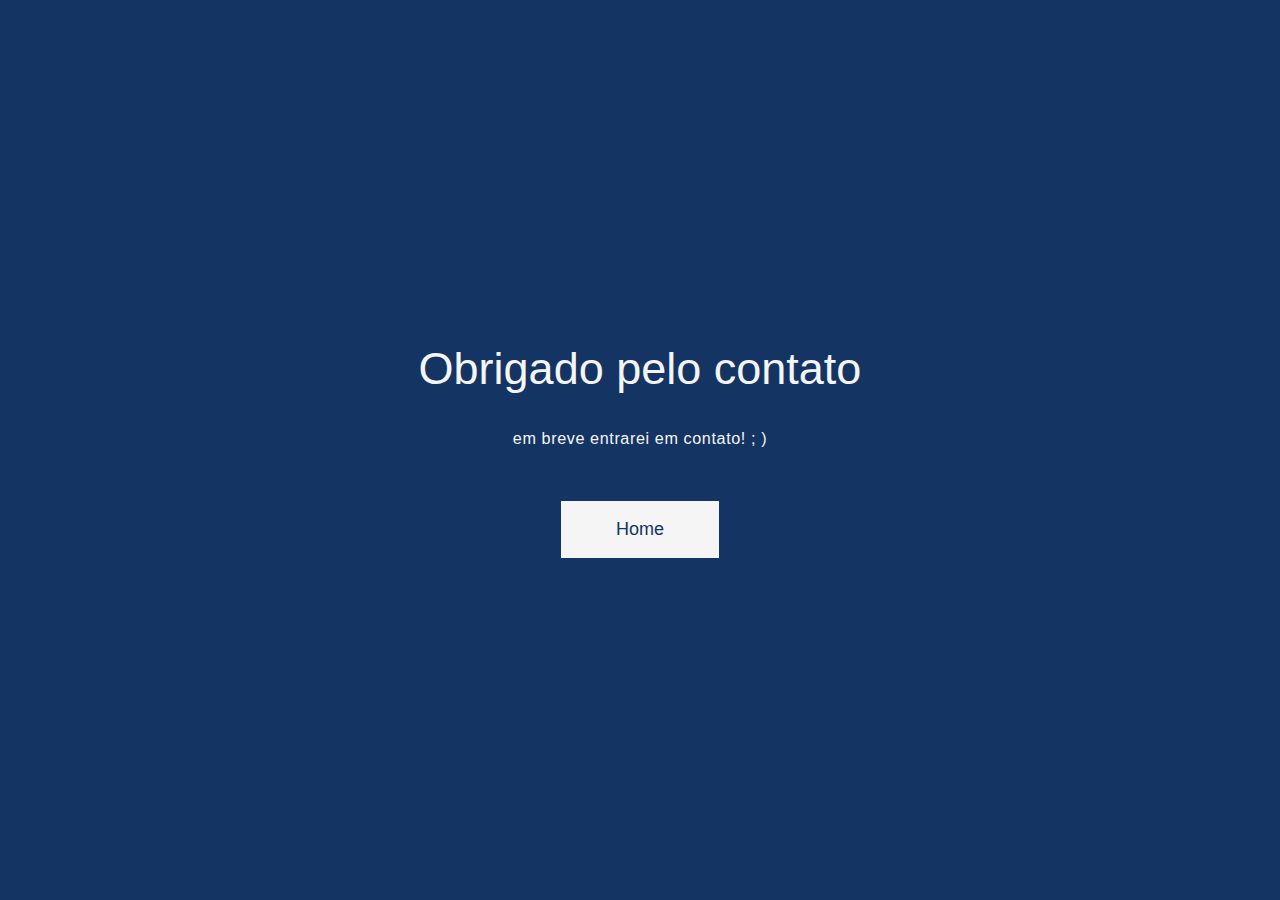
<file: obrigado.html>
<!DOCTYPE html>
<html lang="en">
<head>
    <meta charset="UTF-8">
    <meta name="viewport" content="width=<device-width>, initial-scale=1.0">
        <link rel="stylesheet" href="assets/css/steller.css">
    <title>Document</title>
</head>
<body class="thanks">
    <h1 class="texto">Obrigado pelo contato</h1>
    <p class="paragrafo">em breve entrarei em contato! ; )</p>
    <a href="index.html" class="clickHere">Home</a>
</body>
</html>
</file>
<file: assets/vendors/themify-icons/css/themify-icons.css>
@font-face {
	font-family: 'themify';
	src:url("../fonts/themify.eot?-fvbane");
	src:url("../fonts/themify.eot?#iefix-fvbane") format("embedded-opentype"),
		url("../fonts/themify.woff?-fvbane") format("woff"),
		url("../fonts/themify.ttf?-fvbane") format("truetype"),
		url("../fonts/themify.svg?-fvbane#themify") format("svg");
	font-weight: normal;
	font-style: normal;
}

[class^="ti-"], [class*=" ti-"] {
	font-family: 'themify';
	speak: none;
	font-style: normal;
	font-weight: normal;
	font-variant: normal;
	text-transform: none;
	line-height: 1;

	/* Better Font Rendering =========== */
	-webkit-font-smoothing: antialiased;
	-moz-osx-font-smoothing: grayscale;
}

.ti-wand:before {
	content: "\e600";
}
.ti-volume:before {
	content: "\e601";
}
.ti-user:before {
	content: "\e602";
}
.ti-unlock:before {
	content: "\e603";
}
.ti-unlink:before {
	content: "\e604";
}
.ti-trash:before {
	content: "\e605";
}
.ti-thought:before {
	content: "\e606";
}
.ti-target:before {
	content: "\e607";
}
.ti-tag:before {
	content: "\e608";
}
.ti-tablet:before {
	content: "\e609";
}
.ti-star:before {
	content: "\e60a";
}
.ti-spray:before {
	content: "\e60b";
}
.ti-signal:before {
	content: "\e60c";
}
.ti-shopping-cart:before {
	content: "\e60d";
}
.ti-shopping-cart-full:before {
	content: "\e60e";
}
.ti-settings:before {
	content: "\e60f";
}
.ti-search:before {
	content: "\e610";
}
.ti-zoom-in:before {
	content: "\e611";
}
.ti-zoom-out:before {
	content: "\e612";
}
.ti-cut:before {
	content: "\e613";
}
.ti-ruler:before {
	content: "\e614";
}
.ti-ruler-pencil:before {
	content: "\e615";
}
.ti-ruler-alt:before {
	content: "\e616";
}
.ti-bookmark:before {
	content: "\e617";
}
.ti-bookmark-alt:before {
	content: "\e618";
}
.ti-reload:before {
	content: "\e619";
}
.ti-plus:before {
	content: "\e61a";
}
.ti-pin:before {
	content: "\e61b";
}
.ti-pencil:before {
	content: "\e61c";
}
.ti-pencil-alt:before {
	content: "\e61d";
}
.ti-paint-roller:before {
	content: "\e61e";
}
.ti-paint-bucket:before {
	content: "\e61f";
}
.ti-na:before {
	content: "\e620";
}
.ti-mobile:before {
	content: "\e621";
}
.ti-minus:before {
	content: "\e622";
}
.ti-medall:before {
	content: "\e623";
}
.ti-medall-alt:before {
	content: "\e624";
}
.ti-marker:before {
	content: "\e625";
}
.ti-marker-alt:before {
	content: "\e626";
}
.ti-arrow-up:before {
	content: "\e627";
}
.ti-arrow-right:before {
	content: "\e628";
}
.ti-arrow-left:before {
	content: "\e629";
}
.ti-arrow-down:before {
	content: "\e62a";
}
.ti-lock:before {
	content: "\e62b";
}
.ti-location-arrow:before {
	content: "\e62c";
}
.ti-link:before {
	content: "\e62d";
}
.ti-layout:before {
	content: "\e62e";
}
.ti-layers:before {
	content: "\e62f";
}
.ti-layers-alt:before {
	content: "\e630";
}
.ti-key:before {
	content: "\e631";
}
.ti-import:before {
	content: "\e632";
}
.ti-image:before {
	content: "\e633";
}
.ti-heart:before {
	content: "\e634";
}
.ti-heart-broken:before {
	content: "\e635";
}
.ti-hand-stop:before {
	content: "\e636";
}
.ti-hand-open:before {
	content: "\e637";
}
.ti-hand-drag:before {
	content: "\e638";
}
.ti-folder:before {
	content: "\e639";
}
.ti-flag:before {
	content: "\e63a";
}
.ti-flag-alt:before {
	content: "\e63b";
}
.ti-flag-alt-2:before {
	content: "\e63c";
}
.ti-eye:before {
	content: "\e63d";
}
.ti-export:before {
	content: "\e63e";
}
.ti-exchange-vertical:before {
	content: "\e63f";
}
.ti-desktop:before {
	content: "\e640";
}
.ti-cup:before {
	content: "\e641";
}
.ti-crown:before {
	content: "\e642";
}
.ti-comments:before {
	content: "\e643";
}
.ti-comment:before {
	content: "\e644";
}
.ti-comment-alt:before {
	content: "\e645";
}
.ti-close:before {
	content: "\e646";
}
.ti-clip:before {
	content: "\e647";
}
.ti-angle-up:before {
	content: "\e648";
}
.ti-angle-right:before {
	content: "\e649";
}
.ti-angle-left:before {
	content: "\e64a";
}
.ti-angle-down:before {
	content: "\e64b";
}
.ti-check:before {
	content: "\e64c";
}
.ti-check-box:before {
	content: "\e64d";
}
.ti-camera:before {
	content: "\e64e";
}
.ti-announcement:before {
	content: "\e64f";
}
.ti-brush:before {
	content: "\e650";
}
.ti-briefcase:before {
	content: "\e651";
}
.ti-bolt:before {
	content: "\e652";
}
.ti-bolt-alt:before {
	content: "\e653";
}
.ti-blackboard:before {
	content: "\e654";
}
.ti-bag:before {
	content: "\e655";
}
.ti-move:before {
	content: "\e656";
}
.ti-arrows-vertical:before {
	content: "\e657";
}
.ti-arrows-horizontal:before {
	content: "\e658";
}
.ti-fullscreen:before {
	content: "\e659";
}
.ti-arrow-top-right:before {
	content: "\e65a";
}
.ti-arrow-top-left:before {
	content: "\e65b";
}
.ti-arrow-circle-up:before {
	content: "\e65c";
}
.ti-arrow-circle-right:before {
	content: "\e65d";
}
.ti-arrow-circle-left:before {
	content: "\e65e";
}
.ti-arrow-circle-down:before {
	content: "\e65f";
}
.ti-angle-double-up:before {
	content: "\e660";
}
.ti-angle-double-right:before {
	content: "\e661";
}
.ti-angle-double-left:before {
	content: "\e662";
}
.ti-angle-double-down:before {
	content: "\e663";
}
.ti-zip:before {
	content: "\e664";
}
.ti-world:before {
	content: "\e665";
}
.ti-wheelchair:before {
	content: "\e666";
}
.ti-view-list:before {
	content: "\e667";
}
.ti-view-list-alt:before {
	content: "\e668";
}
.ti-view-grid:before {
	content: "\e669";
}
.ti-uppercase:before {
	content: "\e66a";
}
.ti-upload:before {
	content: "\e66b";
}
.ti-underline:before {
	content: "\e66c";
}
.ti-truck:before {
	content: "\e66d";
}
.ti-timer:before {
	content: "\e66e";
}
.ti-ticket:before {
	content: "\e66f";
}
.ti-thumb-up:before {
	content: "\e670";
}
.ti-thumb-down:before {
	content: "\e671";
}
.ti-text:before {
	content: "\e672";
}
.ti-stats-up:before {
	content: "\e673";
}
.ti-stats-down:before {
	content: "\e674";
}
.ti-split-v:before {
	content: "\e675";
}
.ti-split-h:before {
	content: "\e676";
}
.ti-smallcap:before {
	content: "\e677";
}
.ti-shine:before {
	content: "\e678";
}
.ti-shift-right:before {
	content: "\e679";
}
.ti-shift-left:before {
	content: "\e67a";
}
.ti-shield:before {
	content: "\e67b";
}
.ti-notepad:before {
	content: "\e67c";
}
.ti-server:before {
	content: "\e67d";
}
.ti-quote-right:before {
	content: "\e67e";
}
.ti-quote-left:before {
	content: "\e67f";
}
.ti-pulse:before {
	content: "\e680";
}
.ti-printer:before {
	content: "\e681";
}
.ti-power-off:before {
	content: "\e682";
}
.ti-plug:before {
	content: "\e683";
}
.ti-pie-chart:before {
	content: "\e684";
}
.ti-paragraph:before {
	content: "\e685";
}
.ti-panel:before {
	content: "\e686";
}
.ti-package:before {
	content: "\e687";
}
.ti-music:before {
	content: "\e688";
}
.ti-music-alt:before {
	content: "\e689";
}
.ti-mouse:before {
	content: "\e68a";
}
.ti-mouse-alt:before {
	content: "\e68b";
}
.ti-money:before {
	content: "\e68c";
}
.ti-microphone:before {
	content: "\e68d";
}
.ti-menu:before {
	content: "\e68e";
}
.ti-menu-alt:before {
	content: "\e68f";
}
.ti-map:before {
	content: "\e690";
}
.ti-map-alt:before {
	content: "\e691";
}
.ti-loop:before {
	content: "\e692";
}
.ti-location-pin:before {
	content: "\e693";
}
.ti-list:before {
	content: "\e694";
}
.ti-light-bulb:before {
	content: "\e695";
}
.ti-Italic:before {
	content: "\e696";
}
.ti-info:before {
	content: "\e697";
}
.ti-infinite:before {
	content: "\e698";
}
.ti-id-badge:before {
	content: "\e699";
}
.ti-hummer:before {
	content: "\e69a";
}
.ti-home:before {
	content: "\e69b";
}
.ti-help:before {
	content: "\e69c";
}
.ti-headphone:before {
	content: "\e69d";
}
.ti-harddrives:before {
	content: "\e69e";
}
.ti-harddrive:before {
	content: "\e69f";
}
.ti-gift:before {
	content: "\e6a0";
}
.ti-game:before {
	content: "\e6a1";
}
.ti-filter:before {
	content: "\e6a2";
}
.ti-files:before {
	content: "\e6a3";
}
.ti-file:before {
	content: "\e6a4";
}
.ti-eraser:before {
	content: "\e6a5";
}
.ti-envelope:before {
	content: "\e6a6";
}
.ti-download:before {
	content: "\e6a7";
}
.ti-direction:before {
	content: "\e6a8";
}
.ti-direction-alt:before {
	content: "\e6a9";
}
.ti-dashboard:before {
	content: "\e6aa";
}
.ti-control-stop:before {
	content: "\e6ab";
}
.ti-control-shuffle:before {
	content: "\e6ac";
}
.ti-control-play:before {
	content: "\e6ad";
}
.ti-control-pause:before {
	content: "\e6ae";
}
.ti-control-forward:before {
	content: "\e6af";
}
.ti-control-backward:before {
	content: "\e6b0";
}
.ti-cloud:before {
	content: "\e6b1";
}
.ti-cloud-up:before {
	content: "\e6b2";
}
.ti-cloud-down:before {
	content: "\e6b3";
}
.ti-clipboard:before {
	content: "\e6b4";
}
.ti-car:before {
	content: "\e6b5";
}
.ti-calendar:before {
	content: "\e6b6";
}
.ti-book:before {
	content: "\e6b7";
}
.ti-bell:before {
	content: "\e6b8";
}
.ti-basketball:before {
	content: "\e6b9";
}
.ti-bar-chart:before {
	content: "\e6ba";
}
.ti-bar-chart-alt:before {
	content: "\e6bb";
}
.ti-back-right:before {
	content: "\e6bc";
}
.ti-back-left:before {
	content: "\e6bd";
}
.ti-arrows-corner:before {
	content: "\e6be";
}
.ti-archive:before {
	content: "\e6bf";
}
.ti-anchor:before {
	content: "\e6c0";
}
.ti-align-right:before {
	content: "\e6c1";
}
.ti-align-left:before {
	content: "\e6c2";
}
.ti-align-justify:before {
	content: "\e6c3";
}
.ti-align-center:before {
	content: "\e6c4";
}
.ti-alert:before {
	content: "\e6c5";
}
.ti-alarm-clock:before {
	content: "\e6c6";
}
.ti-agenda:before {
	content: "\e6c7";
}
.ti-write:before {
	content: "\e6c8";
}
.ti-window:before {
	content: "\e6c9";
}
.ti-widgetized:before {
	content: "\e6ca";
}
.ti-widget:before {
	content: "\e6cb";
}
.ti-widget-alt:before {
	content: "\e6cc";
}
.ti-wallet:before {
	content: "\e6cd";
}
.ti-video-clapper:before {
	content: "\e6ce";
}
.ti-video-camera:before {
	content: "\e6cf";
}
.ti-vector:before {
	content: "\e6d0";
}
.ti-themify-logo:before {
	content: "\e6d1";
}
.ti-themify-favicon:before {
	content: "\e6d2";
}
.ti-themify-favicon-alt:before {
	content: "\e6d3";
}
.ti-support:before {
	content: "\e6d4";
}
.ti-stamp:before {
	content: "\e6d5";
}
.ti-split-v-alt:before {
	content: "\e6d6";
}
.ti-slice:before {
	content: "\e6d7";
}
.ti-shortcode:before {
	content: "\e6d8";
}
.ti-shift-right-alt:before {
	content: "\e6d9";
}
.ti-shift-left-alt:before {
	content: "\e6da";
}
.ti-ruler-alt-2:before {
	content: "\e6db";
}
.ti-receipt:before {
	content: "\e6dc";
}
.ti-pin2:before {
	content: "\e6dd";
}
.ti-pin-alt:before {
	content: "\e6de";
}
.ti-pencil-alt2:before {
	content: "\e6df";
}
.ti-palette:before {
	content: "\e6e0";
}
.ti-more:before {
	content: "\e6e1";
}
.ti-more-alt:before {
	content: "\e6e2";
}
.ti-microphone-alt:before {
	content: "\e6e3";
}
.ti-magnet:before {
	content: "\e6e4";
}
.ti-line-double:before {
	content: "\e6e5";
}
.ti-line-dotted:before {
	content: "\e6e6";
}
.ti-line-dashed:before {
	content: "\e6e7";
}
.ti-layout-width-full:before {
	content: "\e6e8";
}
.ti-layout-width-default:before {
	content: "\e6e9";
}
.ti-layout-width-default-alt:before {
	content: "\e6ea";
}
.ti-layout-tab:before {
	content: "\e6eb";
}
.ti-layout-tab-window:before {
	content: "\e6ec";
}
.ti-layout-tab-v:before {
	content: "\e6ed";
}
.ti-layout-tab-min:before {
	content: "\e6ee";
}
.ti-layout-slider:before {
	content: "\e6ef";
}
.ti-layout-slider-alt:before {
	content: "\e6f0";
}
.ti-layout-sidebar-right:before {
	content: "\e6f1";
}
.ti-layout-sidebar-none:before {
	content: "\e6f2";
}
.ti-layout-sidebar-left:before {
	content: "\e6f3";
}
.ti-layout-placeholder:before {
	content: "\e6f4";
}
.ti-layout-menu:before {
	content: "\e6f5";
}
.ti-layout-menu-v:before {
	content: "\e6f6";
}
.ti-layout-menu-separated:before {
	content: "\e6f7";
}
.ti-layout-menu-full:before {
	content: "\e6f8";
}
.ti-layout-media-right-alt:before {
	content: "\e6f9";
}
.ti-layout-media-right:before {
	content: "\e6fa";
}
.ti-layout-media-overlay:before {
	content: "\e6fb";
}
.ti-layout-media-overlay-alt:before {
	content: "\e6fc";
}
.ti-layout-media-overlay-alt-2:before {
	content: "\e6fd";
}
.ti-layout-media-left-alt:before {
	content: "\e6fe";
}
.ti-layout-media-left:before {
	content: "\e6ff";
}
.ti-layout-media-center-alt:before {
	content: "\e700";
}
.ti-layout-media-center:before {
	content: "\e701";
}
.ti-layout-list-thumb:before {
	content: "\e702";
}
.ti-layout-list-thumb-alt:before {
	content: "\e703";
}
.ti-layout-list-post:before {
	content: "\e704";
}
.ti-layout-list-large-image:before {
	content: "\e705";
}
.ti-layout-line-solid:before {
	content: "\e706";
}
.ti-layout-grid4:before {
	content: "\e707";
}
.ti-layout-grid3:before {
	content: "\e708";
}
.ti-layout-grid2:before {
	content: "\e709";
}
.ti-layout-grid2-thumb:before {
	content: "\e70a";
}
.ti-layout-cta-right:before {
	content: "\e70b";
}
.ti-layout-cta-left:before {
	content: "\e70c";
}
.ti-layout-cta-center:before {
	content: "\e70d";
}
.ti-layout-cta-btn-right:before {
	content: "\e70e";
}
.ti-layout-cta-btn-left:before {
	content: "\e70f";
}
.ti-layout-column4:before {
	content: "\e710";
}
.ti-layout-column3:before {
	content: "\e711";
}
.ti-layout-column2:before {
	content: "\e712";
}
.ti-layout-accordion-separated:before {
	content: "\e713";
}
.ti-layout-accordion-merged:before {
	content: "\e714";
}
.ti-layout-accordion-list:before {
	content: "\e715";
}
.ti-ink-pen:before {
	content: "\e716";
}
.ti-info-alt:before {
	content: "\e717";
}
.ti-help-alt:before {
	content: "\e718";
}
.ti-headphone-alt:before {
	content: "\e719";
}
.ti-hand-point-up:before {
	content: "\e71a";
}
.ti-hand-point-right:before {
	content: "\e71b";
}
.ti-hand-point-left:before {
	content: "\e71c";
}
.ti-hand-point-down:before {
	content: "\e71d";
}
.ti-gallery:before {
	content: "\e71e";
}
.ti-face-smile:before {
	content: "\e71f";
}
.ti-face-sad:before {
	content: "\e720";
}
.ti-credit-card:before {
	content: "\e721";
}
.ti-control-skip-forward:before {
	content: "\e722";
}
.ti-control-skip-backward:before {
	content: "\e723";
}
.ti-control-record:before {
	content: "\e724";
}
.ti-control-eject:before {
	content: "\e725";
}
.ti-comments-smiley:before {
	content: "\e726";
}
.ti-brush-alt:before {
	content: "\e727";
}
.ti-youtube:before {
	content: "\e728";
}
.ti-vimeo:before {
	content: "\e729";
}
.ti-twitter:before {
	content: "\e72a";
}
.ti-time:before {
	content: "\e72b";
}
.ti-tumblr:before {
	content: "\e72c";
}
.ti-skype:before {
	content: "\e72d";
}
.ti-share:before {
	content: "\e72e";
}
.ti-share-alt:before {
	content: "\e72f";
}
.ti-rocket:before {
	content: "\e730";
}
.ti-pinterest:before {
	content: "\e731";
}
.ti-new-window:before {
	content: "\e732";
}
.ti-microsoft:before {
	content: "\e733";
}
.ti-list-ol:before {
	content: "\e734";
}
.ti-linkedin:before {
	content: "\e735";
}
.ti-layout-sidebar-2:before {
	content: "\e736";
}
.ti-layout-grid4-alt:before {
	content: "\e737";
}
.ti-layout-grid3-alt:before {
	content: "\e738";
}
.ti-layout-grid2-alt:before {
	content: "\e739";
}
.ti-layout-column4-alt:before {
	content: "\e73a";
}
.ti-layout-column3-alt:before {
	content: "\e73b";
}
.ti-layout-column2-alt:before {
	content: "\e73c";
}
.ti-instagram:before {
	content: "\e73d";
}
.ti-google:before {
	content: "\e73e";
}
.ti-github:before {
	content: "\e73f";
}
.ti-flickr:before {
	content: "\e740";
}
.ti-facebook:before {
	content: "\e741";
}
.ti-dropbox:before {
	content: "\e742";
}
.ti-dribbble:before {
	content: "\e743";
}
.ti-apple:before {
	content: "\e744";
}
.ti-android:before {
	content: "\e745";
}
.ti-save:before {
	content: "\e746";
}
.ti-save-alt:before {
	content: "\e747";
}
.ti-yahoo:before {
	content: "\e748";
}
.ti-wordpress:before {
	content: "\e749";
}
.ti-vimeo-alt:before {
	content: "\e74a";
}
.ti-twitter-alt:before {
	content: "\e74b";
}
.ti-tumblr-alt:before {
	content: "\e74c";
}
.ti-trello:before {
	content: "\e74d";
}
.ti-stack-overflow:before {
	content: "\e74e";
}
.ti-soundcloud:before {
	content: "\e74f";
}
.ti-sharethis:before {
	content: "\e750";
}
.ti-sharethis-alt:before {
	content: "\e751";
}
.ti-reddit:before {
	content: "\e752";
}
.ti-pinterest-alt:before {
	content: "\e753";
}
.ti-microsoft-alt:before {
	content: "\e754";
}
.ti-linux:before {
	content: "\e755";
}
.ti-jsfiddle:before {
	content: "\e756";
}
.ti-joomla:before {
	content: "\e757";
}
.ti-html5:before {
	content: "\e758";
}
.ti-flickr-alt:before {
	content: "\e759";
}
.ti-email:before {
	content: "\e75a";
}
.ti-drupal:before {
	content: "\e75b";
}
.ti-dropbox-alt:before {
	content: "\e75c";
}
.ti-css3:before {
	content: "\e75d";
}
.ti-rss:before {
	content: "\e75e";
}
.ti-rss-alt:before {
	content: "\e75f";
}
</file>
